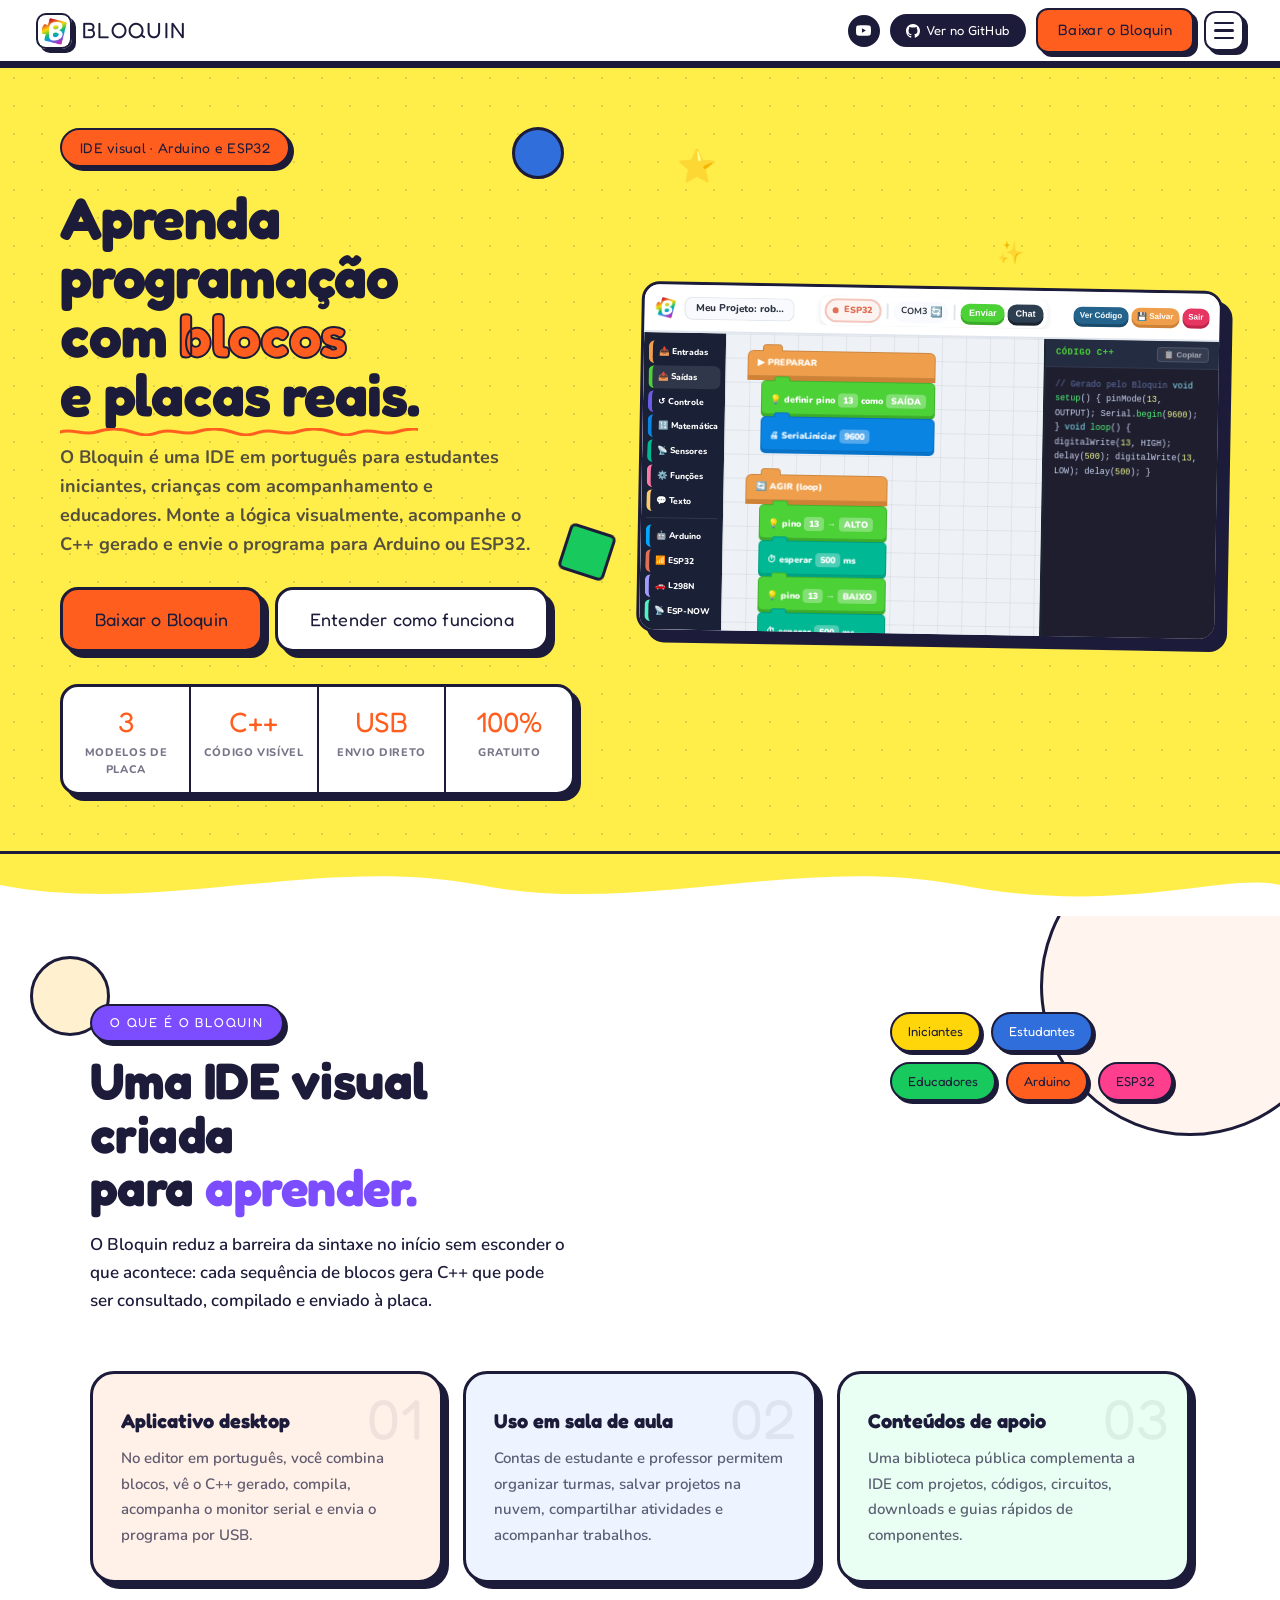
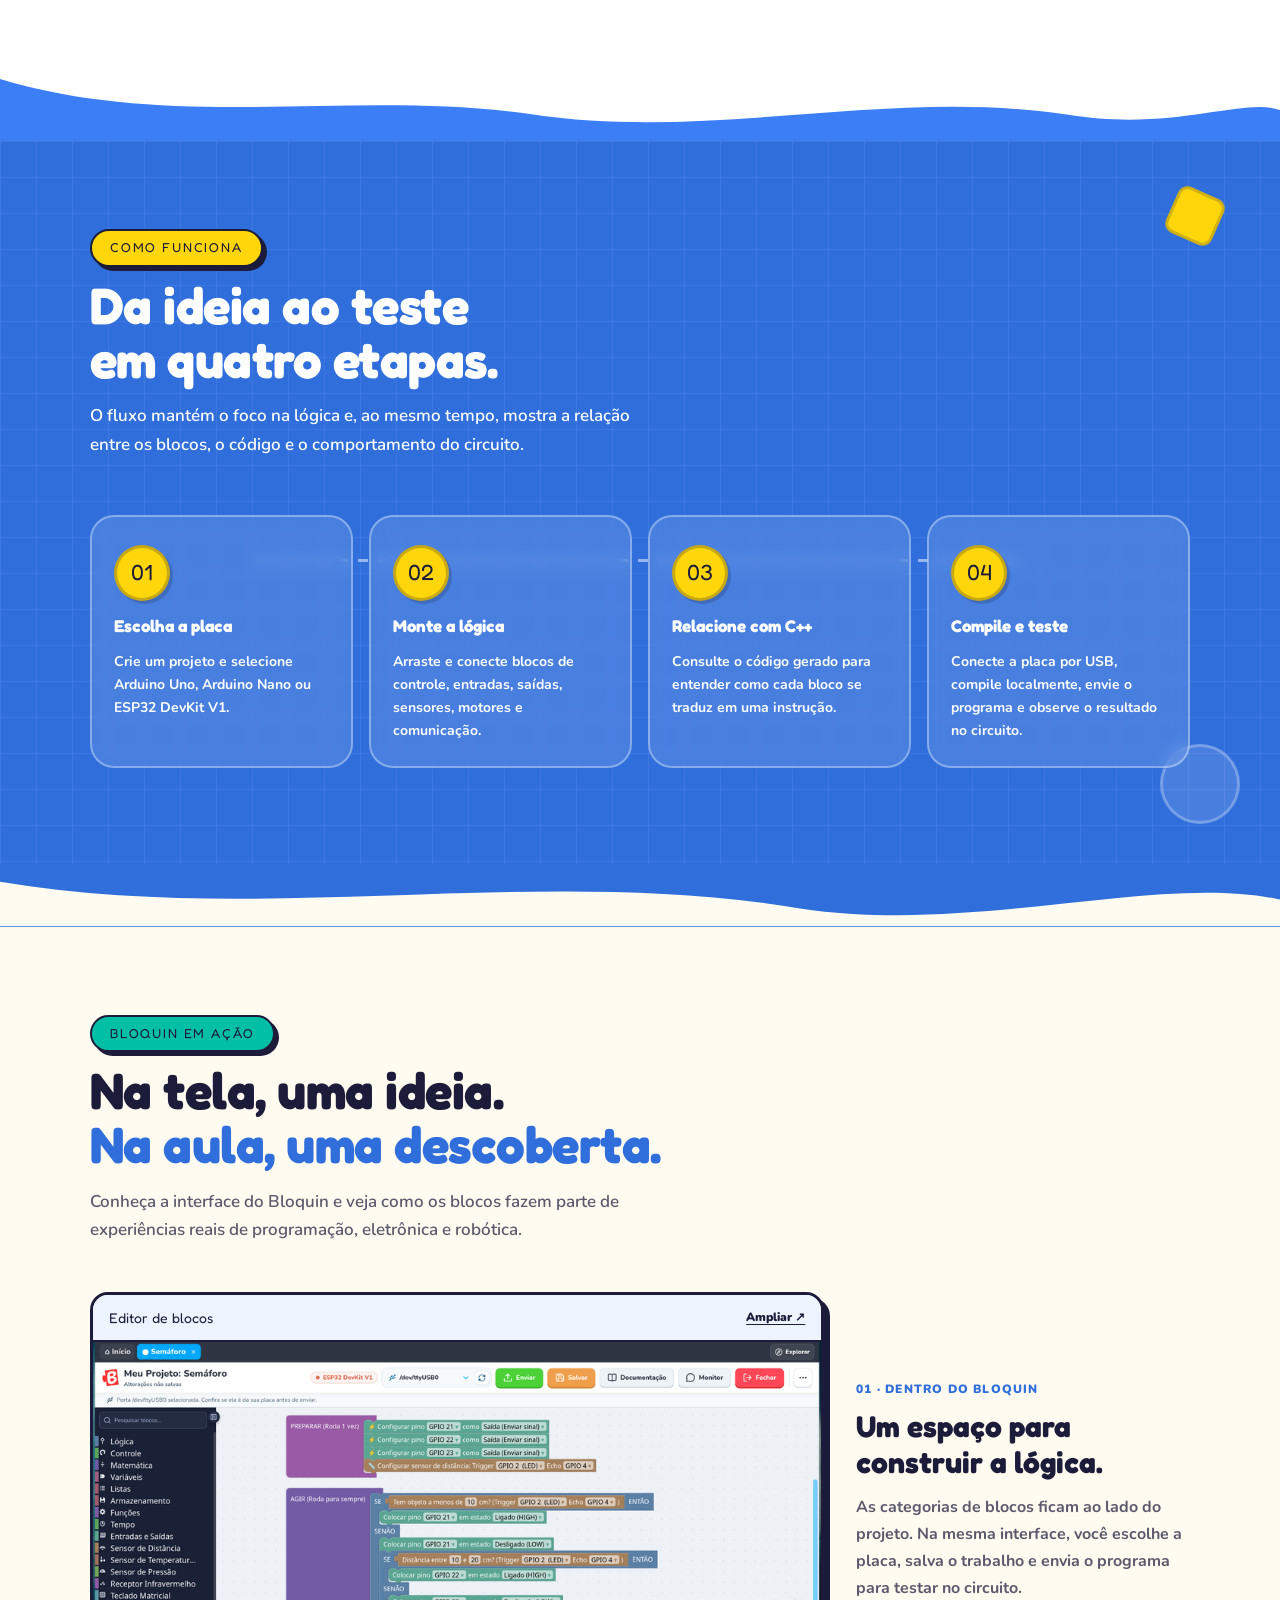
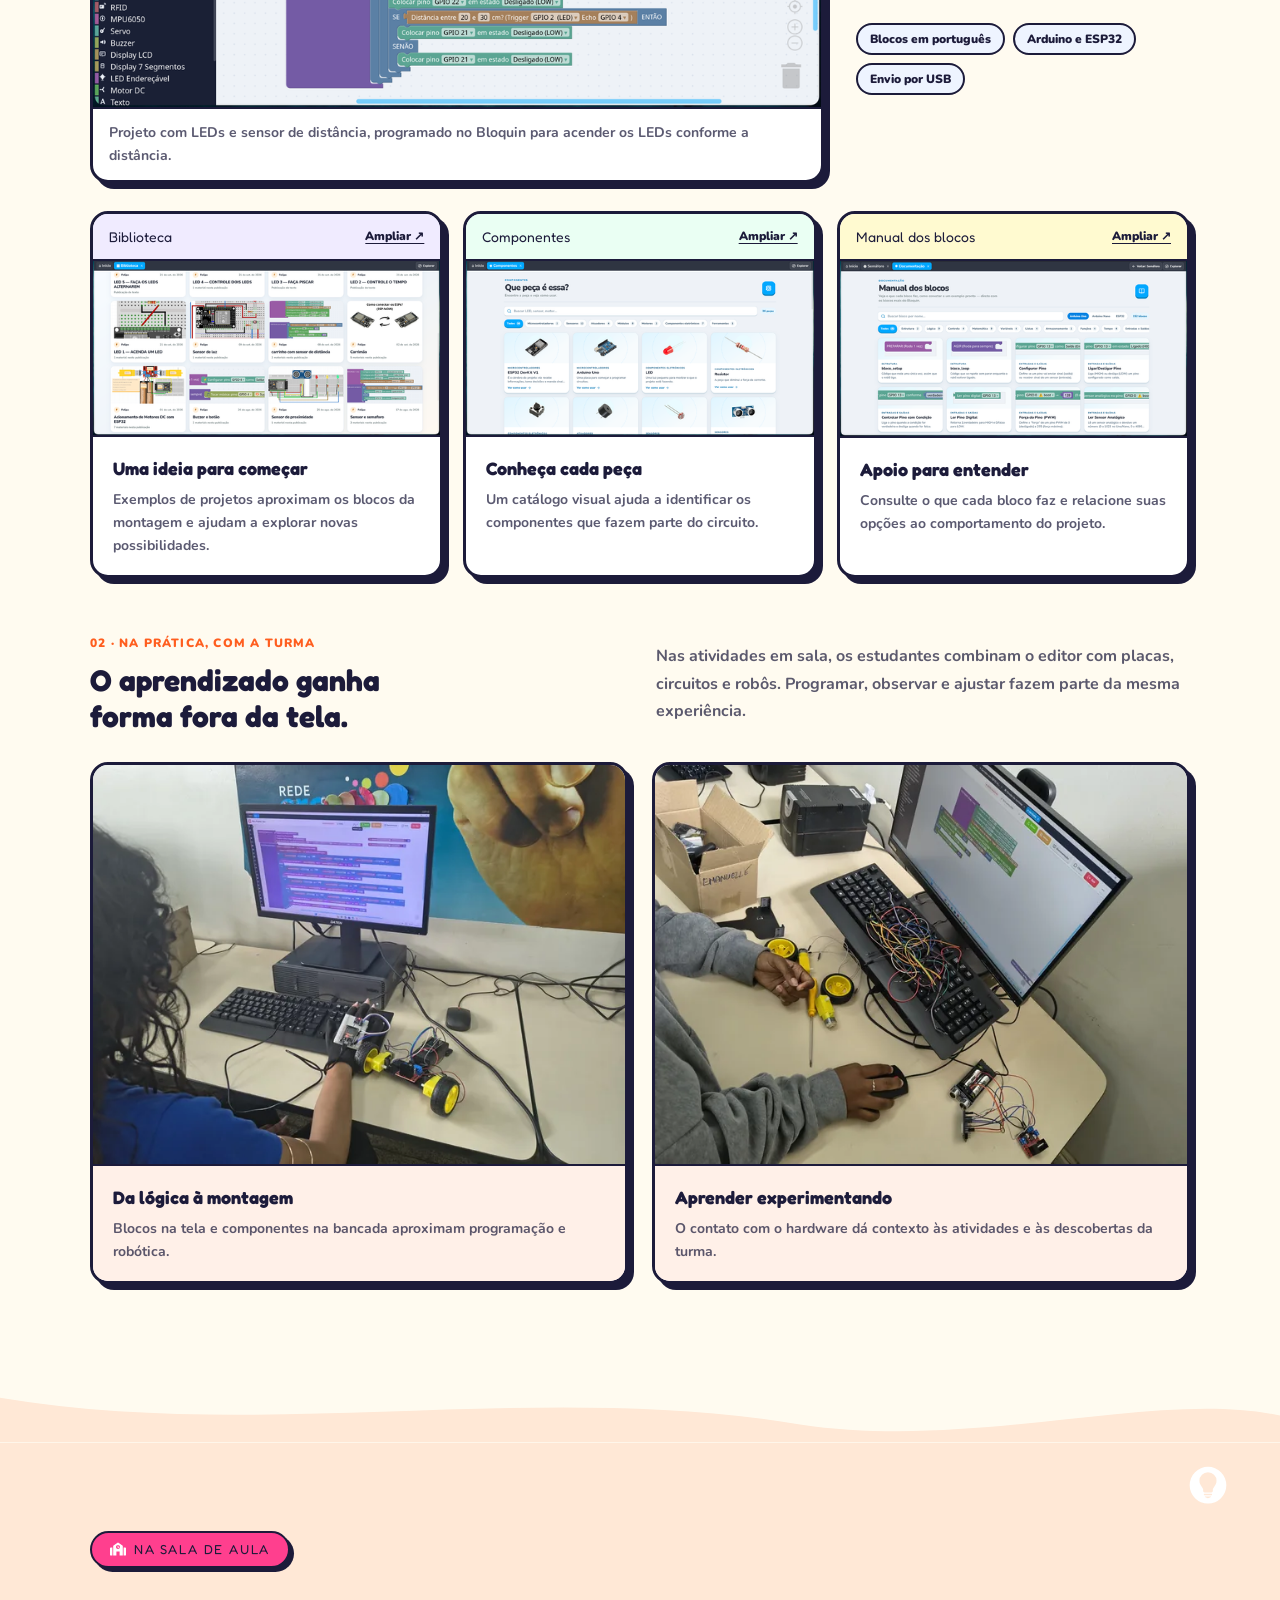
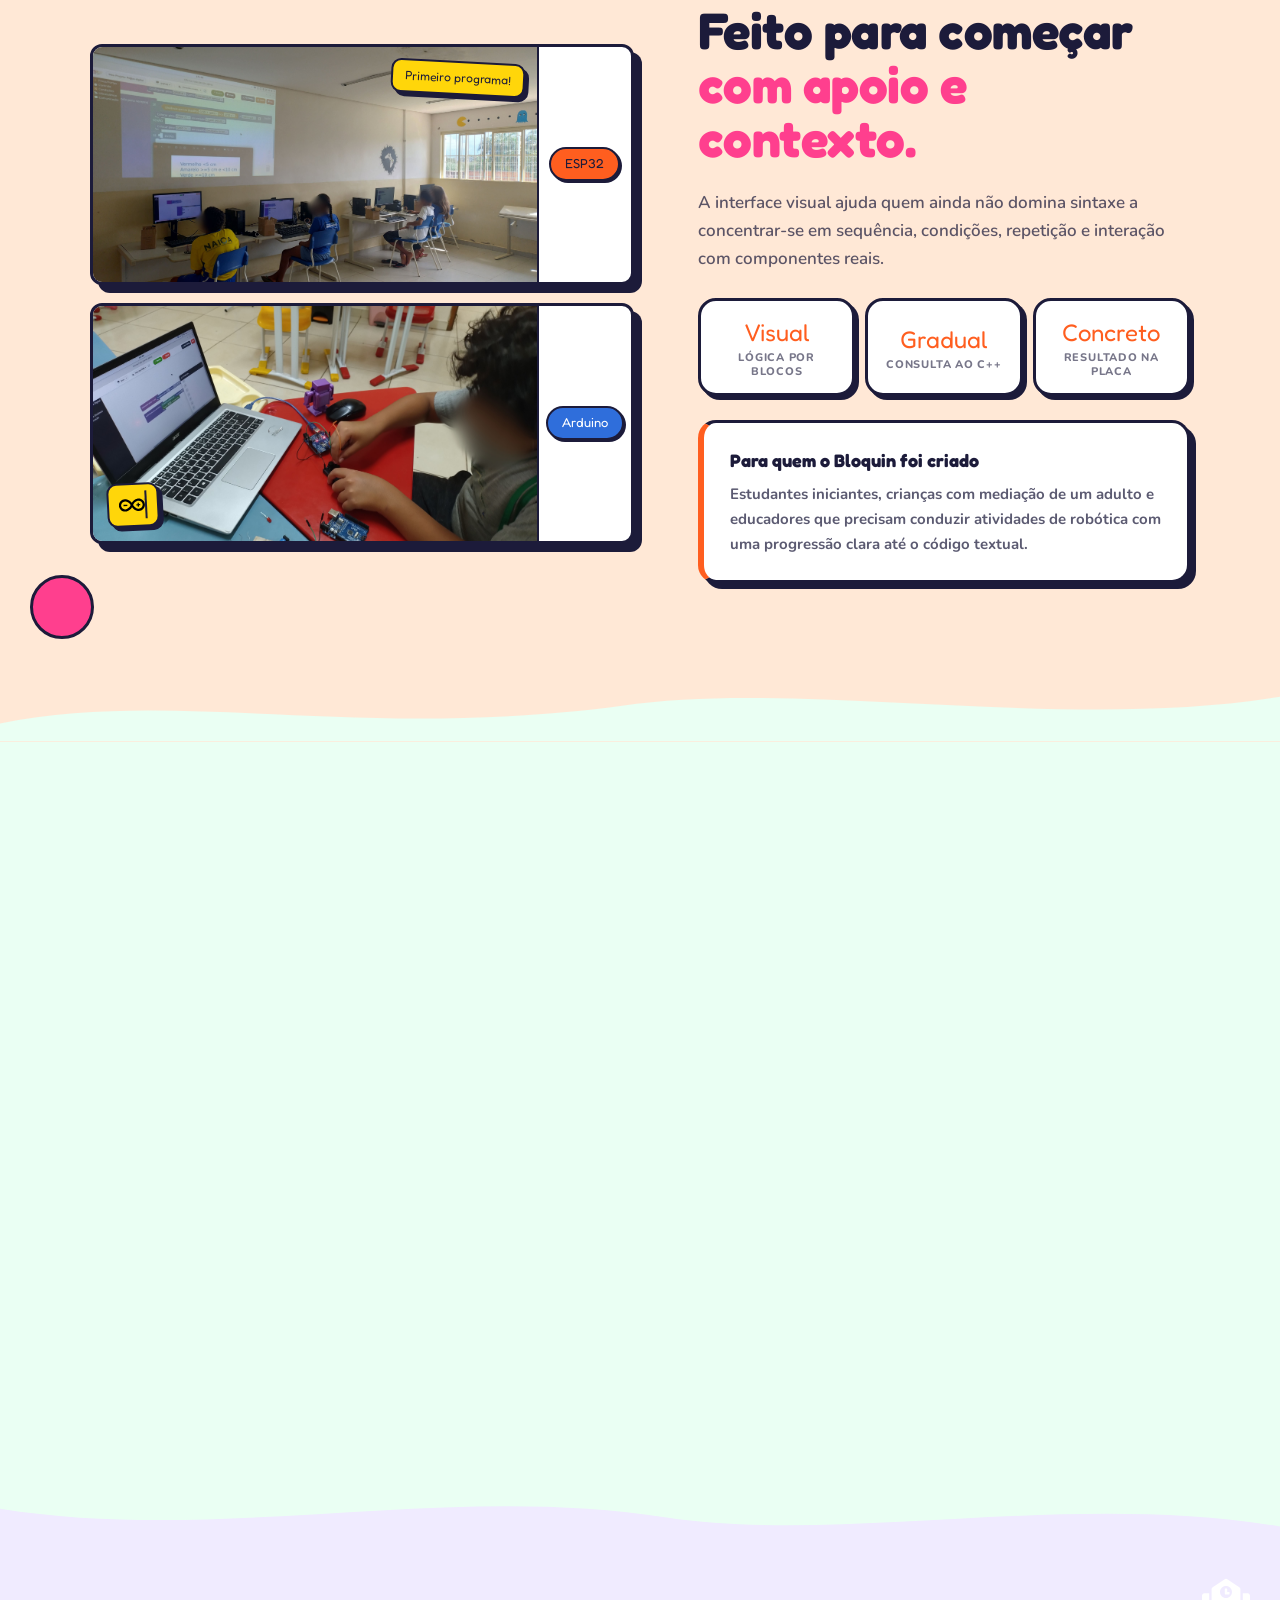
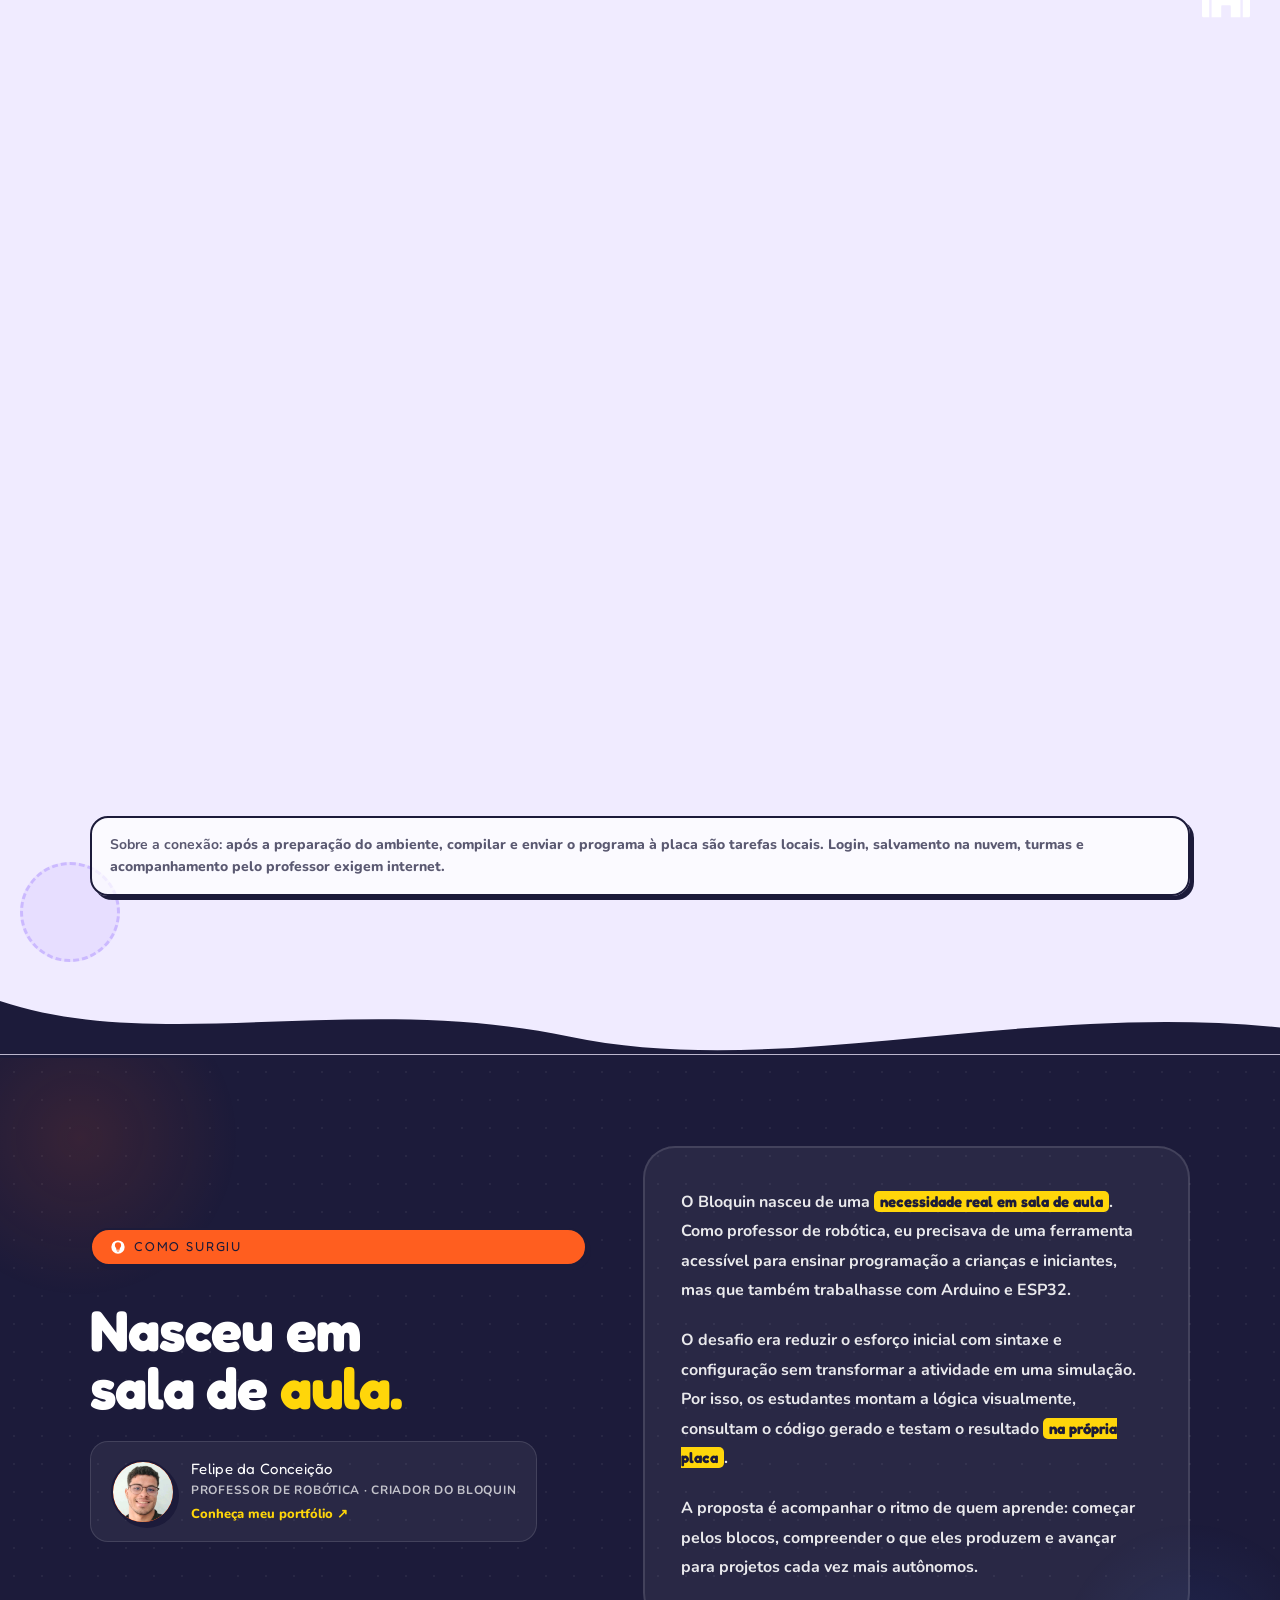
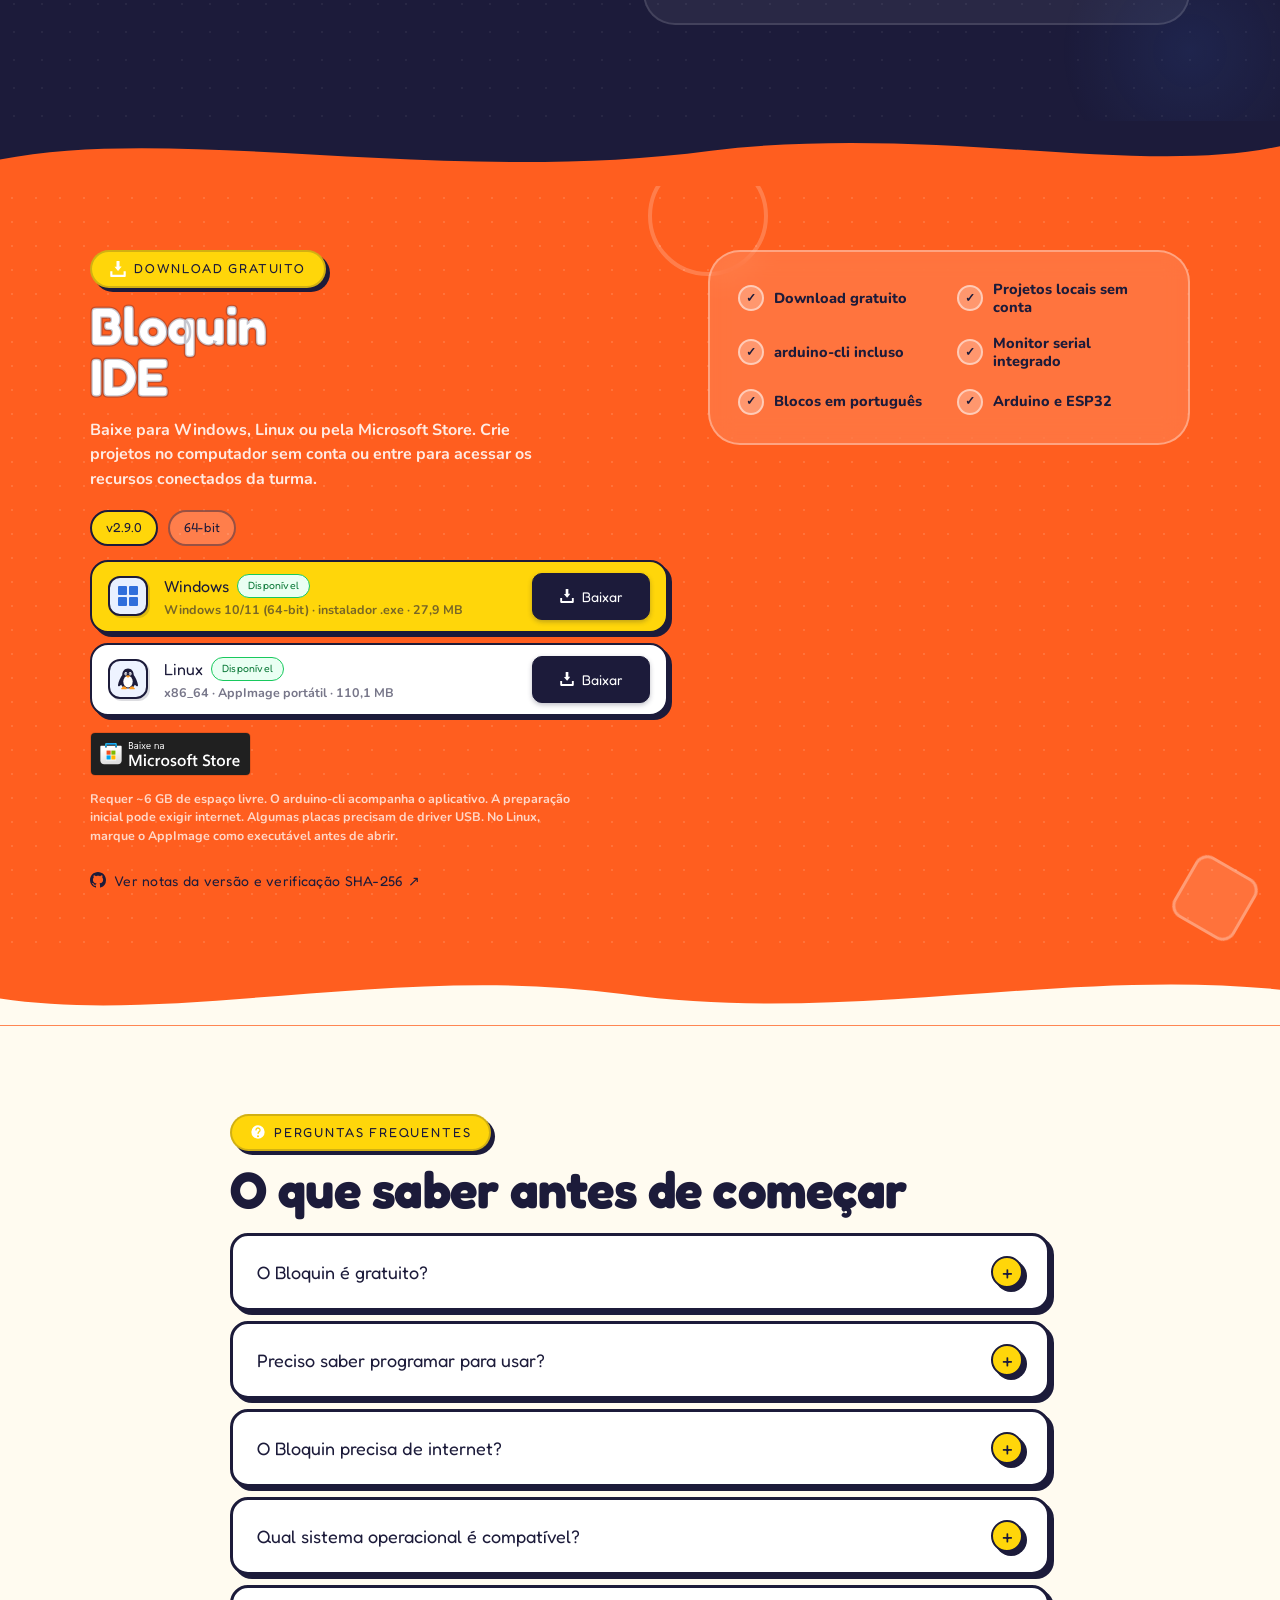
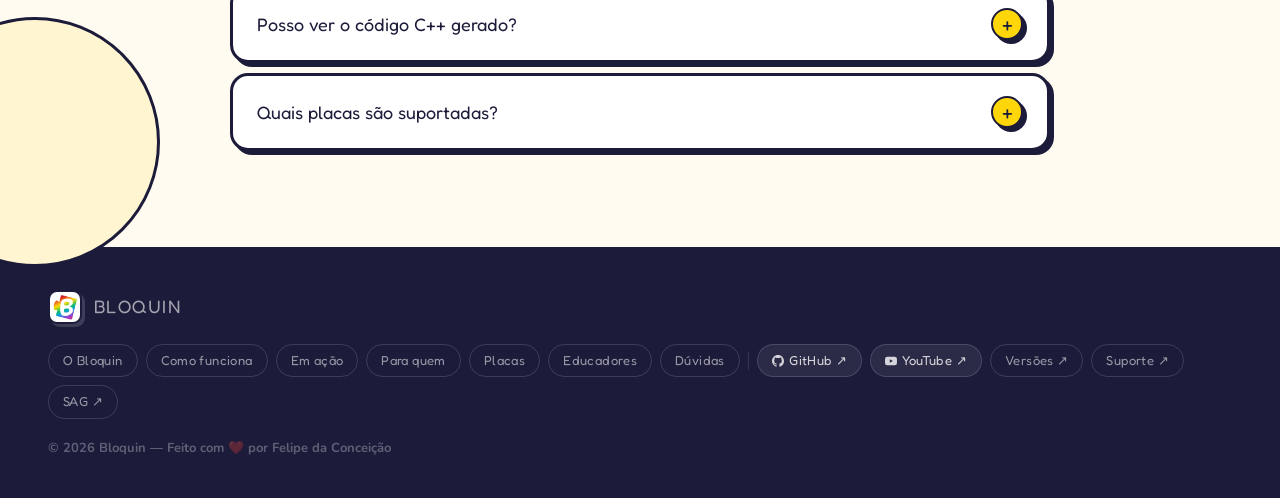
<file: index.html>
<!DOCTYPE html>
<html lang="pt-BR">
<head>
<meta charset="UTF-8">
<meta name="viewport" content="width=device-width, initial-scale=1.0">
<link rel="shortcut icon" href="public/favicon.png">
<title>Bloquin — IDE visual para Arduino e ESP32</title>
<meta name="description" content="IDE visual em português para aprender programação com Arduino e ESP32. Monte projetos com blocos, acompanhe o código C++ e envie o programa para a placa.">
<meta name="keywords" content="bloquin, arduino, esp32, programação em blocos, ide arduino para crianças, robótica educacional gratuita, programação visual esp32, scratch arduino, ide arduino em português, ensino de robótica">
<meta name="author" content="Felipe da Conceição Silva">
<meta name="robots" content="index, follow">
<meta name="theme-color" content="#FF5E1F">
<link rel="canonical" href="https://bloquin.online/">

<!-- Open Graph -->
<meta property="og:type" content="website">
<meta property="og:url" content="https://bloquin.online/">
<meta property="og:title" content="Bloquin — IDE visual para Arduino e ESP32">
<meta property="og:description" content="Uma IDE em português para aprender programação com blocos, entender o C++ gerado e testar projetos em placas reais.">
<meta property="og:image" content="https://bloquin.online/assets/Logo_Bloquin.png">
<meta property="og:image:width" content="2048">
<meta property="og:image:height" content="2048">
<meta property="og:image:alt" content="Bloquin IDE — Programação em blocos para Arduino e ESP32">
<meta property="og:locale" content="pt_BR">
<meta property="og:site_name" content="Bloquin IDE">

<!-- Twitter Card -->
<meta name="twitter:card" content="summary">
<meta name="twitter:title" content="Bloquin — IDE visual para Arduino e ESP32">
<meta name="twitter:description" content="Programe com blocos, acompanhe o C++ gerado e envie o projeto para Arduino ou ESP32.">
<meta name="twitter:image" content="https://bloquin.online/assets/Logo_Bloquin.png">
<meta name="twitter:image:alt" content="Bloquin IDE — Programação em blocos para Arduino e ESP32">

<!-- Schema: SoftwareApplication -->
<script type="application/ld+json">
{
  "@context": "https://schema.org",
  "@type": "SoftwareApplication",
  "name": "Bloquin IDE",
  "description": "IDE visual em português para aprender programação com blocos, acompanhar o código C++ gerado e enviar projetos para Arduino e ESP32.",
  "applicationCategory": "EducationalApplication",
  "operatingSystem": "Windows 10/11 (64-bit) e Linux x86_64",
  "inLanguage": "pt-BR",
  "isAccessibleForFree": true,
  "softwareVersion": "2.9.0",
  "downloadUrl": "https://github.com/FelipeSilva10/bloquin-releases/releases/latest",
  "screenshot": "https://bloquin.online/assets/Logo_Bloquin.png",
  "offers": {
    "@type": "Offer",
    "price": "0",
    "priceCurrency": "BRL"
  },
  "audience": {
    "@type": "EducationalAudience",
    "educationalRole": "student",
    "audienceType": "Estudantes iniciantes, crianças com acompanhamento e educadores"
  },
  "author": {
    "@type": "Person",
    "name": "Felipe da Conceição Silva",
    "jobTitle": "Professor de Robótica",
    "url": "https://github.com/FelipeSilva10"
  },
  "creator": {
    "@type": "Person",
    "name": "Felipe da Conceição Silva",
    "url": "https://github.com/FelipeSilva10",
    "sameAs": ["https://github.com/FelipeSilva10"]
  },
  "releaseNotes": "https://github.com/FelipeSilva10/bloquin-releases/releases",
  "discussionUrl": "https://github.com/FelipeSilva10/bloquin-releases/issues",
  "developmentStatus": "Active",
  "programmingLanguage": ["Rust", "TypeScript", "C++"]
}
</script>

<!-- Schema: FAQPage -->
<script type="application/ld+json">
{
  "@context": "https://schema.org",
  "@type": "FAQPage",
  "mainEntity": [
    {
      "@type": "Question",
      "name": "O Bloquin é realmente gratuito?",
      "acceptedAnswer": {
        "@type": "Answer",
        "text": "Sim. O Bloquin é distribuído gratuitamente para Windows, Linux e Microsoft Store."
      }
    },
    {
      "@type": "Question",
      "name": "Precisa saber programar para usar o Bloquin?",
      "acceptedAnswer": {
        "@type": "Answer",
        "text": "Não. Quem está começando pode construir a lógica com blocos e consultar o código C++ gerado à medida que aprende."
      }
    },
    {
      "@type": "Question",
      "name": "O Bloquin precisa de internet?",
      "acceptedAnswer": {
        "@type": "Answer",
        "text": "A preparação inicial pode exigir internet. Depois disso, a compilação e o envio para a placa são feitos localmente pelo aplicativo. Contas, projetos na nuvem e painel do professor precisam de internet."
      }
    },
    {
      "@type": "Question",
      "name": "Qual sistema operacional é compatível com o Bloquin?",
      "acceptedAnswer": {
        "@type": "Answer",
        "text": "O Bloquin está disponível para Windows 10 e Windows 11 (64 bits), com instalador .exe, pela Microsoft Store, e para Linux x86_64, no formato AppImage."
      }
    },
    {
      "@type": "Question",
      "name": "Posso ver o código C++ que os blocos geram?",
      "acceptedAnswer": {
        "@type": "Answer",
        "text": "Sim. O Bloquin mostra o código C++ correspondente aos blocos, ajudando a relacionar a programação visual à textual."
      }
    },
    {
      "@type": "Question",
      "name": "Quais placas são suportadas pelo Bloquin?",
      "acceptedAnswer": {
        "@type": "Answer",
        "text": "A versão atual oferece suporte a Arduino Uno, Arduino Nano e ESP32 DevKit V1."
      }
    }
  ]
}
</script>

<link rel="preconnect" href="https://fonts.googleapis.com">
<link rel="preconnect" href="https://fonts.gstatic.com" crossorigin>
<link href="https://fonts.googleapis.com/css2?family=Fredoka+One&family=Nunito:wght@400;600;700;800;900&family=Space+Mono:wght@700&display=swap" rel="stylesheet">

<style>
/* ═══════════════════════════════
   TOKENS
═══════════════════════════════ */
:root {
  --orange:   #FF5E1F;
  --yellow:   #FFD60A;
  --blue:     #2F6EDB;
  --green:    #18C95D;
  --purple:   #7C4DFF;
  --pink:     #FF3F8E;
  --teal:     #00BFA5;
  --dark:     #1C1B3A;
  --cream:    #FFFBF0;
  --white:    #FFFFFF;

  --hero-bg:      #FFED4A;
  --what-bg:      #FFFFFF;
  --how-bg:       #2F6EDB;
  --showcase-bg:  #FFFBF0;
  --students-bg:  #FFE8D6;
  --boards-bg:    #EAFFF3;
  --edu-bg:       #F0EBFF;
  --origin-bg:    #1C1B3A;
  --dl-bg:        #FF5E1F;
  --faq-bg:       #FFFBF0;
  --foot-bg:      #1C1B3A;

  --border:       3px solid var(--dark);
  --border-w:     2.5px solid var(--dark);
  --shadow-sm:    4px 4px 0 var(--dark);
  --shadow-md:    6px 6px 0 var(--dark);
  --shadow-lg:    8px 8px 0 var(--dark);
  --shadow-xl:    10px 10px 0 var(--dark);
  --r-sm: 12px;
  --r-md: 18px;
  --r-lg: 24px;
  --r-xl: 32px;

  /* Z-INDEX SYSTEM — keep content always above deco */
  --z-deco:    0;
  --z-content: 2;
  --z-card:    3;
  --z-nav:     300;
}

/* ═══════════════════════════════
   RESET + BASE
═══════════════════════════════ */
*, *::before, *::after { box-sizing: border-box; margin: 0; padding: 0; }
html { scroll-behavior: smooth; }
body {
  font-family: 'Nunito', sans-serif;
  background: var(--cream);
  color: var(--dark);
  min-height: 100vh;
  display: flex;
  flex-direction: column;
  overflow-x: hidden;
  line-height: 1.5;
}
img { display: block; max-width: 100%; }
a { text-decoration: none; color: inherit; }
section[id] { scroll-margin-top: 84px; }

.skip-link {
  position: fixed;
  top: 10px;
  left: 10px;
  z-index: calc(var(--z-nav) + 10);
  padding: 10px 14px;
  border: var(--border-w);
  border-radius: var(--r-sm);
  background: var(--dark);
  color: var(--white);
  font-weight: 900;
  transform: translateY(-160%);
  transition: transform 0.15s;
}
.skip-link:focus { transform: translateY(0); }

/* ── FOCO VISÍVEL — navegação por teclado ── */
:focus-visible {
  outline: 3px solid var(--orange);
  outline-offset: 3px;
  border-radius: 4px;
}
.btn:focus-visible,
.nav-pill:focus-visible,
.nav-dl:focus-visible {
  outline: 3px solid var(--dark);
  outline-offset: 3px;
}
.faq-q:focus-visible {
  outline: 3px solid var(--orange);
  outline-offset: -3px;
  border-radius: var(--r-md);
}

/* ═══════════════════════════════
   ANIMATIONS
═══════════════════════════════ */
@keyframes float-a  { 0%,100%{transform:translateY(0) rotate(0deg)} 50%{transform:translateY(-14px) rotate(4deg)} }
@keyframes float-b  { 0%,100%{transform:translateY(0) rotate(0deg)} 50%{transform:translateY(-10px) rotate(-5deg)} }
@keyframes float-c  { 0%,100%{transform:translateY(0) rotate(12deg)} 50%{transform:translateY(-18px) rotate(18deg)} }
@keyframes spin-lazy{ 0%{transform:rotate(0deg)} 100%{transform:rotate(360deg)} }
@keyframes bounce-in{ 0%{transform:scale(0.5) rotate(-15deg);opacity:0} 70%{transform:scale(1.08) rotate(3deg)} 100%{transform:scale(1) rotate(0deg);opacity:1} }
@keyframes wiggle    { 0%,100%{transform:rotate(-6deg)} 50%{transform:rotate(6deg)} }
@keyframes pulse-ring{ 0%{box-shadow:0 0 0 0 rgba(255,94,31,0.4)} 70%{box-shadow:0 0 0 16px rgba(255,94,31,0)} 100%{box-shadow:0 0 0 0 rgba(255,94,31,0)} }

/* ═══════════════════════════════
   DECO — always behind content
═══════════════════════════════ */
.deco {
  position: absolute;
  pointer-events: none;
  user-select: none;
  z-index: var(--z-deco); /* stays beneath all content */
}
.deco-circle { animation: float-b 6s ease-in-out infinite; border-radius: 50%; will-change: transform; }
.deco-square { animation: float-c 7s ease-in-out infinite; border-radius: 6px; will-change: transform; }

/* ═══════════════════════════════
   SHARED COMPONENTS
═══════════════════════════════ */
.sticker {
  display: inline-flex; align-items: center; gap: 7px;
  padding: 7px 18px;
  border: var(--border-w);
  border-radius: 100px;
  font-family: 'Fredoka One', cursive;
  font-size: 14px;
  box-shadow: var(--shadow-sm);
  letter-spacing: 0.02em;
  position: relative; z-index: var(--z-content);
}

.btn {
  display: inline-flex; align-items: center; gap: 10px;
  padding: 16px 32px;
  border: var(--border);
  border-radius: var(--r-md);
  font-family: 'Fredoka One', cursive;
  font-size: 18px;
  box-shadow: var(--shadow-md);
  transition: transform 0.1s, box-shadow 0.1s;
  cursor: pointer;
  white-space: nowrap;
  letter-spacing: 0.01em;
  position: relative; z-index: var(--z-content);
}
.btn:hover  { transform: translate(-2px,-2px); box-shadow: var(--shadow-lg); }
.btn:active { transform: translate(4px, 4px);  box-shadow: 2px 2px 0 var(--dark); }
.btn-orange { background: var(--orange); color: var(--dark); }
.btn-white  { background: var(--white);  color: var(--dark); }

.sec-eye {
  display: inline-flex; align-items: center; gap: 8px;
  font-family: 'Fredoka One', cursive;
  font-size: 13px; letter-spacing: 0.14em;
  text-transform: uppercase;
  margin-bottom: 12px;
  position: relative; z-index: var(--z-content);
}
.sec-title {
  font-family: 'Fredoka One', cursive;
  font-size: clamp(32px, 4vw, 52px);
  line-height: 1.05;
  letter-spacing: -0.01em;
  margin-bottom: 16px;
  position: relative; z-index: var(--z-content);
}
.sec-sub {
  font-size: 17px; font-weight: 600;
  line-height: 1.65;
  max-width: 540px;
  position: relative; z-index: var(--z-content);
}

.wave-wrap { line-height: 0; display: block; }

.reveal { opacity: 0; transform: translateY(30px); transition: opacity 0.6s ease, transform 0.6s cubic-bezier(.16,1,.3,1); }
.reveal.in { opacity: 1; transform: none; }
.reveal-d1 { transition-delay: 0.08s; }
.reveal-d2 { transition-delay: 0.16s; }
.reveal-d3 { transition-delay: 0.24s; }
.reveal-d4 { transition-delay: 0.32s; }

/* ═══════════════════════════════
   NAV
═══════════════════════════════ */
nav {
  position: sticky; top: 0; z-index: var(--z-nav);
  background: var(--white);
  border-bottom: var(--border);
  box-shadow: 0 4px 0 var(--dark);
  padding: 0 36px;
  height: 64px;
  display: flex; align-items: center; justify-content: space-between;
  gap: 20px;
}
.nav-brand {
  display: flex; align-items: center; gap: 10px;
  flex-shrink: 0;
}
.nav-logo-wrap {
  width: 36px; height: 36px;
  border: var(--border-w);
  border-radius: 10px;
  overflow: hidden;
  display: flex; align-items: center; justify-content: center;
  box-shadow: var(--shadow-sm);
  flex-shrink: 0;
}
.nav-logo-wrap img { width: 28px; height: 28px; object-fit: contain; }
.nav-wordmark {
  font-family: 'Fredoka One', cursive;
  font-size: 22px; color: var(--dark);
  letter-spacing: 0.06em;
}
.nav-links {
  display: flex; align-items: center; gap: 6px;
}
.nav-pill {
  font-family: 'Fredoka One', cursive;
  font-size: 13px;
  padding: 5px 14px;
  border: var(--border-w);
  border-radius: 100px;
  background: transparent;
  color: var(--dark);
  transition: background 0.15s, transform 0.12s, outline 0.1s;
  letter-spacing: 0.02em;
}
.nav-pill:hover,
.nav-pill[aria-current="true"] { transform: translateY(-1px); box-shadow: 2px 2px 0 var(--dark); }
.nav-pill.p-blue   { background: #EEF4FF; }
.nav-pill.p-green  { background: #EAFFF3; }
.nav-pill.p-purple { background: #F0EBFF; }
.nav-pill.p-orange { background: #FFF0E8; }
.nav-pill.p-yellow { background: #FFFAD0; }
.nav-pill.p-teal   { background: #E8FFFB; }
.nav-right { display: flex; align-items: center; gap: 10px; }
.nav-github {
  font-family: 'Fredoka One', cursive;
  font-size: 13px;
  padding: 5px 14px;
  border: var(--border-w);
  border-radius: 100px;
  background: var(--dark);
  color: #fff;
  transition: background 0.15s, transform 0.12s;
  letter-spacing: 0.02em;
  display: inline-flex; align-items: center; gap: 6px;
}
.nav-github:hover { background: #2c2b52; transform: scale(1.06); }
.nav-github svg { width: 14px; height: 14px; fill: currentColor; flex-shrink: 0; }
.nav-youtube {
  display: inline-flex; align-items: center; justify-content: center;
  width: 32px; height: 32px; flex-shrink: 0;
  border: var(--border-w);
  border-radius: 100px;
  background: var(--dark);
  color: #fff;
  transition: background 0.15s, transform 0.12s;
}
.nav-youtube:hover { background: #2c2b52; transform: scale(1.06); }
.nav-youtube svg { width: 15px; height: 15px; fill: currentColor; }
.nav-dl {
  font-family: 'Fredoka One', cursive;
  font-size: 15px;
  padding: 9px 20px;
  background: var(--orange);
  color: var(--dark);
  border: var(--border-w);
  border-radius: var(--r-sm);
  box-shadow: var(--shadow-sm);
  transition: transform 0.1s, box-shadow 0.1s;
  letter-spacing: 0.02em;
}
.nav-dl:hover  { transform: translate(-1px,-1px); box-shadow: var(--shadow-md); }
.nav-dl:active { transform: translate(3px,3px); box-shadow: none; }

/* ── HAMBURGER ── */
.nav-hamburger {
  display: none;
  flex-direction: column; justify-content: center; align-items: center; gap: 5px;
  width: 40px; height: 40px;
  background: var(--white); border: var(--border-w);
  border-radius: var(--r-sm); box-shadow: var(--shadow-sm);
  cursor: pointer; padding: 8px; flex-shrink: 0;
  transition: box-shadow 0.1s, transform 0.1s;
}
.nav-hamburger:hover { transform: translate(-1px,-1px); box-shadow: var(--shadow-md); }
.nav-hamburger:active { transform: translate(2px,2px); box-shadow: none; }
.nav-hamburger span {
  display: block; width: 20px; height: 2.5px;
  background: var(--dark); border-radius: 2px;
  transition: transform 0.25s ease, opacity 0.2s ease;
  transform-origin: center;
}
/* Estado aberto — X */
.nav-hamburger[aria-expanded="true"] span:nth-child(1) { transform: translateY(7.5px) rotate(45deg); }
.nav-hamburger[aria-expanded="true"] span:nth-child(2) { opacity: 0; transform: scaleX(0); }
.nav-hamburger[aria-expanded="true"] span:nth-child(3) { transform: translateY(-7.5px) rotate(-45deg); }

/* ── MENU MOBILE ── */
.nav-mobile {
  display: none;
  position: fixed; inset: 64px 0 0 0;
  background: var(--white); border-top: var(--border);
  z-index: calc(var(--z-nav) - 1);
  padding: 24px 20px;
  flex-direction: column; gap: 10px;
  overflow-y: auto;
  box-shadow: 0 8px 0 rgba(28,27,58,0.08);
}
.nav-mobile.open { display: flex; }
.nav-mobile-pill {
  font-family: 'Fredoka One', cursive;
  font-size: 20px; color: var(--dark);
  padding: 14px 20px;
  border: var(--border-w); border-radius: var(--r-md);
  background: transparent; display: block; width: 100%;
  text-align: left; cursor: pointer; text-decoration: none;
  transition: background 0.12s, transform 0.1s;
}
.nav-mobile-pill.p-purple { background: #F0EBFF; }
.nav-mobile-pill.p-blue   { background: #EEF4FF; }
.nav-mobile-pill.p-orange { background: #FFF0E8; }
.nav-mobile-pill.p-green  { background: #EAFFF3; }
.nav-mobile-pill.p-yellow { background: #FFFAD0; }
.nav-mobile-pill.p-teal   { background: #E8FFFB; }
.nav-mobile-pill:hover { transform: translate(-2px,-2px); box-shadow: var(--shadow-sm); }
.nav-mobile-dl {
  margin-top: 8px; padding: 16px 20px;
  background: var(--orange); color: var(--dark);
  border: var(--border); border-radius: var(--r-md);
  font-family: 'Fredoka One', cursive; font-size: 20px;
  text-align: center; box-shadow: var(--shadow-md); display: block;
  text-decoration: none;
  transition: transform 0.1s, box-shadow 0.1s;
}
.nav-mobile-dl:hover { transform: translate(-2px,-2px); box-shadow: var(--shadow-lg); }

/* ═══════════════════════════════
   HERO
═══════════════════════════════ */
#hero {
  background: var(--hero-bg);
  border-bottom: var(--border);
  padding: 64px 48px 56px;
  position: relative;
  overflow: hidden;
  min-height: 640px;
}
#hero::before {
  content: '';
  position: absolute; inset: 0;
  background-image: radial-gradient(circle, rgba(28,27,58,0.14) 1.5px, transparent 1.5px);
  background-size: 28px 28px;
  pointer-events: none;
  z-index: var(--z-deco);
}
.hero-grid {
  max-width: 1160px;
  margin: 0 auto;
  display: grid;
  grid-template-columns: minmax(0, 0.94fr) minmax(480px, 1.06fr);
  gap: clamp(36px, 5vw, 72px);
  align-items: center;
  position: relative; z-index: var(--z-content);
}
.hero-left { min-width: 0; }
.hero-eyebrow {
  background: var(--orange); color: var(--dark);
  border: var(--border-w); box-shadow: var(--shadow-sm);
  margin-bottom: 22px;
  animation: bounce-in 0.7s ease both;
}
.hero-h1 {
  font-family: 'Fredoka One', cursive;
  font-size: clamp(46px, 4.6vw, 68px);
  line-height: 1.0; letter-spacing: -0.02em;
  color: var(--dark);
  margin-bottom: 18px;
  animation: bounce-in 0.8s 0.1s ease both;
}
.hero-h1 em {
  font-style: normal; color: var(--orange);
  -webkit-text-stroke: 2px var(--dark);
}
.hero-h1 .underline-squiggle { display: inline; position: relative; }
.hero-h1 .underline-squiggle::after {
  content: '';
  position: absolute;
  bottom: -6px; left: 0; right: 0; height: 8px;
  background-image: url("data:image/svg+xml,%3Csvg viewBox='0 0 100 8' xmlns='http://www.w3.org/2000/svg'%3E%3Cpath d='M0 4 C12 0, 24 8, 36 4 S60 0, 72 4 S88 8, 100 4' stroke='%23FF5E1F' stroke-width='3' fill='none' stroke-linecap='round'/%3E%3C/svg%3E");
  background-repeat: repeat-x; background-size: 100px 8px;
}
.hero-sub {
  font-size: 18px; font-weight: 700;
  color: rgba(28,27,58,0.75);
  max-width: 470px; line-height: 1.62;
  margin-bottom: 28px;
  animation: bounce-in 0.8s 0.2s ease both;
}
.hero-btns {
  display: flex; gap: 12px; flex-wrap: wrap;
  margin-bottom: 32px;
  animation: bounce-in 0.8s 0.3s ease both;
}
.hero-stats {
  display: flex; gap: 0;
  border: var(--border); border-radius: var(--r-md);
  background: var(--white); overflow: hidden;
  box-shadow: var(--shadow-md);
  animation: bounce-in 0.8s 0.4s ease both;
}
.hero-stat {
  flex: 1; min-width: 0; padding: 14px 12px;
  border-right: var(--border-w);
  display: flex; flex-direction: column; align-items: center; gap: 2px;
}
.hero-stat:last-child { border-right: none; }
.hs-val { font-family: 'Fredoka One', cursive; font-size: 28px; color: var(--orange); }
.hs-key { font-size: 11px; font-weight: 800; text-align: center; color: rgba(28,27,58,0.6); text-transform: uppercase; letter-spacing: 0.06em; }

/* ═══════════════════════════════
   REAL BLOQUIN IDE PREVIEW
   Fiel ao App.css real do app
═══════════════════════════════ */
/* hero-right: contém o IDE preview */
.hero-right {
  position: relative;
  display: flex; align-items: center; justify-content: center;
  padding-bottom: 0; min-width: 0;
  animation: bounce-in 0.9s 0.15s ease both;
  z-index: var(--z-content);
}
.block-ide {
  background: #eef2f7;
  border: var(--border);
  border-radius: var(--r-md);
  box-shadow: var(--shadow-xl);
  width: 100%; max-width: 620px;
  overflow: hidden;
  transform: rotate(1deg);
  position: relative; z-index: var(--z-card);
  display: flex; flex-direction: column;
  min-width: 0; /* prevents flex overflow */
}
/* Topbar — idêntica ao .topbar real */
.ide-topbar {
  min-height: 48px; background: #ffffff;
  display: flex; align-items: center; justify-content: space-between;
  padding: 6px 10px; border-bottom: 2px solid #e0e6ed; gap: 6px;
  box-shadow: 0 4px 15px rgba(0,0,0,0.04);
  flex-shrink: 0; overflow: hidden;
}
.ide-tb-left {
  display: flex; align-items: center; gap: 8px;
  flex: 0 0 auto; /* não expande — só ocupa o necessário */
  min-width: 0; overflow: hidden;
}
.ide-logo-wrap { display: flex; align-items: center; flex-shrink: 0; }
.ide-project-badge {
  background: #f8fafd; border: 1.5px solid #e0e6ed;
  border-radius: 8px; padding: 3px 10px;
  font-size: 10px; font-weight: 800; color: #2f3542;
  white-space: nowrap; overflow: hidden; text-overflow: ellipsis;
  max-width: 110px; flex-shrink: 1;
}
.ide-tb-center {
  display: flex; justify-content: center; align-items: center;
  flex: 1 1 auto; min-width: 0; overflow: hidden;
}
.ide-hw-controls {
  display: flex; align-items: center; background: #fff;
  padding: 3px 4px; gap: 3px; border-radius: 10px;
  box-shadow: 0 2px 6px rgba(0,0,0,0.1);
  flex-wrap: nowrap; overflow: hidden;
}
.ide-board-badge {
  display: flex; align-items: center; gap: 5px;
  border-radius: 100px; padding: 3px 8px 3px 6px;
  font-weight: 900; font-size: 9px; flex-shrink: 0;
}
.ide-board-dot { width: 6px; height: 6px; border-radius: 50%; flex-shrink: 0; display: inline-block; }
.ide-ctrl-div { width: 2px; height: 16px; background: #e0e6ed; margin: 0 2px; border-radius: 2px; flex-shrink: 0; }
.ide-ctrl-group {
  display: flex; align-items: center; gap: 3px;
  background: #f8fafd; border-radius: 70px; padding: 3px 7px;
  font-size: 10px; font-weight: 700; color: #2f3542; flex-shrink: 0;
}
.ide-port-label { font-size: 9px; font-weight: 700; }
.ide-refresh { font-size: 10px; cursor: pointer; }
.ide-btn-send, .ide-btn-chat, .ide-btn-code, .ide-btn-save, .ide-btn-exit {
  border: none; border-radius: 100px; padding: 4px 8px;
  font-size: 9px; font-weight: 800; cursor: default; color: white;
  box-shadow: 0 3px 0 rgba(0,0,0,0.2); flex-shrink: 0; white-space: nowrap;
}
.ide-btn-send  { background: #4cd137; box-shadow: 0 3px 0 #3bac29; }
.ide-btn-chat  { background: #2c3e50; box-shadow: 0 3px 0 #1a252f; }
.ide-tb-right  {
  display: flex; align-items: center; gap: 3px;
  flex: 0 0 auto; /* não expande — fica à direita */
  flex-shrink: 0;
}
.ide-btn-code  { background: #23638c; box-shadow: 0 3px 0 #1a4b6b; font-size: 8px; padding: 4px 6px; }
.ide-btn-save  { background: #ef9f4b; box-shadow: 0 3px 0 #cf8235; font-size: 8px; padding: 4px 6px; }
.ide-btn-exit  { background: #e73561; box-shadow: 0 3px 0 #bf254c; font-size: 8px; padding: 4px 6px; }
/* Workspace: toolbox + canvas (horizontal split) */
.ide-workspace { display: flex; flex: 1; overflow: hidden; height: 330px; }
/* Toolbox — dark sidebar real */
.ide-toolbox {
  width: 82px; flex-shrink: 0;
  background: #1a2035; padding: 8px 5px;
  display: flex; flex-direction: column; gap: 2px;
  overflow: hidden;
}
.ide-toolbox-cat {
  font-family: 'Nunito', sans-serif; font-weight: 800;
  font-size: 8.5px; color: #ffffff;
  padding: 5px 6px; border-radius: 6px;
  cursor: pointer; white-space: nowrap;
  transition: background 0.12s;
}
.ide-toolbox-cat:hover, .ide-toolbox-cat.active { background: rgba(255,255,255,0.1); }
.ide-toolbox-divider { height: 1px; background: rgba(255,255,255,0.1); margin: 4px 0; }
/* Canvas — grid background like real workspace */
.ide-canvas-real {
  flex: 1; position: relative; overflow: hidden; min-width: 0;
  background: #eef2f7;
  background-image:
    linear-gradient(rgba(47,53,66,0.07) 1px, transparent 1px),
    linear-gradient(90deg, rgba(47,53,66,0.07) 1px, transparent 1px);
  background-size: 24px 24px;
}
/* Real Blockly blocks */
.ide-root-block {
  position: absolute;
  display: flex; flex-direction: column;
  left: var(--blk-x, 16px); top: var(--blk-y, 16px);
  min-width: 0;
}
.ide-blk-header {
  background: var(--blk-color, #ef9f4b);
  border: 1.5px solid rgba(0,0,0,0.15);
  border-radius: 6px 6px 0 0;
  padding: 5px 9px; display: flex; align-items: center; gap: 5px;
  box-shadow: 0 4px 0 var(--blk-shadow, #cf8235);
  position: relative;
}
.ide-blk-hat {
  display: block; position: absolute;
  top: -7px; left: 14px; width: 20px; height: 7px;
  background: var(--blk-color, #ef9f4b);
  border: 1.5px solid rgba(0,0,0,0.15); border-bottom: none;
  border-radius: 4px 4px 0 0;
}
.ide-blk-label {
  font-family: 'Nunito', sans-serif; font-weight: 900;
  font-size: 9px; color: white; white-space: nowrap;
}
.ide-val {
  background: rgba(255,255,255,0.3); border-radius: 4px;
  padding: 1px 5px; font-weight: 900;
}
.ide-blk-body { display: flex; flex-direction: column; gap: 2px; padding: 4px 0 4px 14px; }
.ide-blk-child {
  background: var(--blk-color, #4cd137);
  border: 1.5px solid rgba(0,0,0,0.15);
  border-radius: 5px; padding: 4px 8px;
  box-shadow: 0 3px 0 var(--blk-shadow, #3bac29);
  position: relative;
}
.ide-blk-child::before {
  content: ''; position: absolute;
  top: -5px; left: 12px; width: 16px; height: 5px;
  background: var(--blk-color); border: 1.5px solid rgba(0,0,0,0.15);
  border-bottom: none; border-radius: 3px 3px 0 0;
}
/* Code panel — direita, dark */
.ide-code-panel {
  width: 175px; flex-shrink: 0;
  background: #2f3542; border-left: 2px solid #1a252f;
  display: flex; flex-direction: column; overflow: hidden;
}
.ide-code-header {
  background: #242c42; padding: 6px 10px;
  display: flex; align-items: center; justify-content: space-between;
  border-bottom: 1px solid rgba(255,255,255,0.06);
}
.ide-code-label {
  font-family: 'JetBrains Mono', monospace;
  font-size: 9px; font-weight: 700; color: #4cd137;
  text-transform: uppercase; letter-spacing: 0.05em;
}
.ide-code-copy {
  background: rgba(255,255,255,0.08); border: 1px solid rgba(255,255,255,0.12);
  border-radius: 4px; color: rgba(255,255,255,0.6);
  font-size: 8px; font-weight: 700; cursor: default; padding: 2px 6px;
  box-shadow: none;
}
.ide-code-pre {
  flex: 1; padding: 10px; overflow: hidden;
  font-family: 'JetBrains Mono', 'Courier New', monospace;
  font-size: 8.5px; line-height: 1.7; color: #cdd6f4;
  background: #1e1e2e;
}


/* Hero deco — all z-index: 0 */
.hero-star-1 { top: 10%; right: 44%; font-size: 32px; animation: float-a 4s ease-in-out infinite; }
.hero-star-2 { top: 22%; right: 20%; font-size: 22px; animation: float-b 5s 1s ease-in-out infinite; }
.hero-star-3 { bottom: 30%; left: 52%; font-size: 20px; animation: float-c 6s 0.5s ease-in-out infinite; }
.hero-dot-1 {
  width: 52px; height: 52px; background: var(--blue);
  border: var(--border); top: 8%; left: 40%;
  animation: float-b 5s ease-in-out infinite;
}
.hero-dot-2 {
  width: 36px; height: 36px; background: var(--pink);
  border: var(--border); bottom: 38%; right: 12%;
  animation: float-a 6s 2s ease-in-out infinite;
}
.hero-sq-1 {
  width: 48px; height: 48px; background: var(--green);
  border: var(--border); transform: rotate(18deg);
  bottom: 35%; left: 44%;
  animation: float-c 7s ease-in-out infinite;
}

/* ═══════════════════════════════
   WHAT
═══════════════════════════════ */
#what {
  background: var(--what-bg);
  padding: 88px 48px 96px;
  position: relative; overflow: hidden;
}
#what::before {
  content: '';
  position: absolute; width: 300px; height: 300px;
  border-radius: 50%; background: #FFF5EE; border: var(--border);
  top: -80px; right: -60px;
  pointer-events: none; z-index: var(--z-deco);
}
.what-inner { max-width: 1100px; margin: 0 auto; position: relative; z-index: var(--z-content); }
.what-header {
  display: flex; align-items: flex-start; justify-content: space-between;
  gap: 32px; flex-wrap: wrap; margin-bottom: 56px;
}
.what-header-left { max-width: 480px; }
.what-header .sec-eye { background: var(--purple); color: #fff; }
.what-tag-cluster {
  display: flex; flex-wrap: wrap; gap: 10px; align-items: flex-start;
  padding-top: 8px; max-width: 300px;
}
.tag-chip {
  font-family: 'Fredoka One', cursive; font-size: 13px;
  padding: 8px 16px; border: var(--border-w); border-radius: 100px;
  box-shadow: 3px 3px 0 var(--dark);
  animation: wiggle 4s ease-in-out infinite;
}
.tag-chip:nth-child(2) { animation-delay: 0.8s; }
.tag-chip:nth-child(3) { animation-delay: 1.6s; }
.tag-chip:nth-child(4) { animation-delay: 2.4s; }
.tag-chip:nth-child(5) { animation-delay: 0.4s; }
.tag-chip.tc-yellow { background: var(--yellow); color: var(--dark); }
.tag-chip.tc-blue   { background: var(--blue); color: #fff; }
.tag-chip.tc-green  { background: var(--green); color: var(--dark); }
.tag-chip.tc-pink   { background: var(--pink); color: var(--dark); }
.tag-chip.tc-orange { background: var(--orange); color: var(--dark); }
.what-cards {
  display: grid; grid-template-columns: repeat(3, 1fr); gap: 20px;
}
.what-card {
  border-radius: var(--r-lg); border: var(--border); padding: 32px 28px;
  box-shadow: var(--shadow-md);
  transition: transform 0.2s cubic-bezier(.34,1.56,.64,1), box-shadow 0.18s;
  position: relative; overflow: hidden;
  z-index: var(--z-card);
}
.what-card:hover { transform: translate(-3px,-5px) rotate(-1deg); box-shadow: var(--shadow-xl); }
.wc-icon {
  width: 58px; height: 58px; border-radius: var(--r-sm); border: var(--border-w);
  display: flex; align-items: center; justify-content: center; font-size: 26px;
  margin-bottom: 20px; box-shadow: var(--shadow-sm);
}
.wc-num {
  position: absolute; top: 16px; right: 18px;
  font-family: 'Fredoka One', cursive; font-size: 56px;
  color: rgba(28,27,58,0.07); line-height: 1;
}
.wc-title { font-family: 'Fredoka One', cursive; font-size: 20px; margin-bottom: 10px; }
.wc-desc  { font-size: 15px; font-weight: 600; color: rgba(28,27,58,0.7); line-height: 1.7; }
.wc-1 { background: #FFF0E8; } .wc-1 .wc-icon { background: var(--orange); color: var(--dark); }
.wc-2 { background: #EEF4FF; transform: rotate(1deg); }
.wc-2:hover { transform: translate(-3px,-5px) rotate(-0.5deg); }
.wc-2 .wc-icon { background: var(--blue); color: #fff; }
.wc-3 { background: #EAFFF3; transform: rotate(-1.5deg); }
.wc-3:hover { transform: translate(-3px,-5px) rotate(0.5deg); }
.wc-3 .wc-icon { background: var(--green); color: var(--dark); }

/* ═══════════════════════════════
   HOW
═══════════════════════════════ */
#how {
  background: var(--how-bg);
  padding: 88px 48px 96px;
  position: relative; overflow: hidden;
}
#how::before {
  content: '';
  position: absolute; inset: 0;
  background-image:
    linear-gradient(rgba(255,255,255,0.07) 1px, transparent 1px),
    linear-gradient(90deg, rgba(255,255,255,0.07) 1px, transparent 1px);
  background-size: 36px 36px;
  pointer-events: none; z-index: var(--z-deco);
}
.how-inner { max-width: 1100px; margin: 0 auto; position: relative; z-index: var(--z-content); }
.how-inner .sec-eye { background: var(--yellow); color: var(--dark); }
.how-inner .sec-title { color: #fff; }
.how-inner .sec-sub   { color: #fff; margin-bottom: 56px; }
.steps-row {
  display: grid; grid-template-columns: repeat(4, 1fr); gap: 16px; position: relative;
}
.steps-row::before {
  content: '';
  position: absolute;
  top: 44px; left: calc(12.5% + 30px); right: calc(12.5% + 30px);
  height: 3px;
  background: repeating-linear-gradient(90deg, rgba(255,255,255,0.5) 0, rgba(255,255,255,0.5) 10px, transparent 10px, transparent 20px);
  z-index: var(--z-deco);
}
.step-card {
  background: rgba(255,255,255,0.12);
  border: 2.5px solid rgba(255,255,255,0.35);
  border-radius: var(--r-lg); padding: 28px 22px 24px;
  display: flex; flex-direction: column; gap: 12px;
  position: relative; z-index: var(--z-card);
  -webkit-backdrop-filter: blur(8px);
  backdrop-filter: blur(8px);
  transition: transform 0.2s cubic-bezier(.34,1.56,.64,1), background 0.2s;
}
.step-card:hover { background: rgba(255,255,255,0.22); transform: translateY(-6px); }
.step-num-wrap { display: flex; align-items: center; gap: 12px; }
.step-num {
  width: 56px; height: 56px; border-radius: 50%;
  background: var(--yellow); border: 3px solid rgba(28,27,58,0.25);
  display: flex; align-items: center; justify-content: center;
  font-family: 'Fredoka One', cursive; font-size: 22px; color: var(--dark);
  box-shadow: 3px 3px 0 rgba(28,27,58,0.2); flex-shrink: 0;
}
.step-icon { font-size: 28px; }
.step-title { font-family: 'Fredoka One', cursive; font-size: 17px; color: #fff; }
.step-desc  { font-size: 14px; font-weight: 700; color: #fff; line-height: 1.65; }

/* How deco */
.how-deco-1 {
  width: 80px; height: 80px; border-radius: 50%;
  background: rgba(255,255,255,0.12); border: 3px solid rgba(255,255,255,0.25);
  bottom: 40px; right: 40px;
}
.how-deco-2 {
  width: 50px; height: 50px; background: var(--yellow);
  border: 3px solid rgba(28,27,58,0.2); border-radius: 10px;
  transform: rotate(24deg); top: 50px; right: 60px;
}

/* ═══════════════════════════════
   BLOQUIN IN ACTION
═══════════════════════════════ */
#em-acao {
  background: var(--showcase-bg);
  padding: 88px 48px 96px;
  position: relative; overflow: hidden;
}
.showcase-inner { max-width: 1100px; margin: 0 auto; position: relative; z-index: var(--z-content); }
.showcase-header { margin-bottom: 48px; }
.showcase-header .sec-eye { background: var(--teal); color: var(--dark); }
.showcase-header .sec-title em { color: var(--blue); font-style: normal; }
.showcase-header .sec-sub { max-width: 620px; color: rgba(28,27,58,0.72); }
.showcase-product {
  display: grid; grid-template-columns: minmax(0, 2.2fr) minmax(0, 1fr);
  gap: 32px; align-items: center;
}
.showcase-heading { font-family: 'Fredoka One', cursive; font-size: clamp(24px, 2.6vw, 30px); line-height: 1.2; margin-bottom: 14px; }
.showcase-kicker { display: block; font-size: 12px; font-weight: 900; text-transform: uppercase; letter-spacing: 0.1em; color: var(--blue); margin-bottom: 10px; }
.showcase-copy p, .showcase-classroom-header p { font-size: 16px; font-weight: 700; line-height: 1.7; color: rgba(28,27,58,0.72); }
.showcase-tags { display: flex; flex-wrap: wrap; gap: 8px; margin-top: 20px; }
.showcase-tags span {
  border: var(--border-w); border-radius: 100px; padding: 5px 12px;
  background: #EEF4FF; font-size: 12px; font-weight: 900;
}
.showcase-screen, .showcase-photo {
  min-width: 0; background: var(--white); border: var(--border);
  border-radius: var(--r-md); box-shadow: var(--shadow-md);
  overflow: hidden; position: relative; z-index: var(--z-card);
}
.showcase-screen-bar {
  display: flex; align-items: center; justify-content: space-between; gap: 12px;
  padding: 12px 16px; border-bottom: var(--border-w); background: #EEF4FF;
  font-family: 'Fredoka One', cursive; font-size: 14px;
}
.showcase-screen-bar a { font-family: 'Nunito', sans-serif; font-size: 12px; font-weight: 900; text-decoration: underline; text-underline-offset: 3px; flex-shrink: 0; }
.showcase-screen-bar a:hover { color: var(--blue); }
.showcase-screen img { width: 100%; height: auto; }
.showcase-screen figcaption, .showcase-photo figcaption { border-top: var(--border-w); padding: 18px 20px; }
.showcase-screen figcaption p, .showcase-photo figcaption p { font-size: 14px; font-weight: 700; line-height: 1.65; color: rgba(28,27,58,0.72); }
.showcase-caption-title { font-family: 'Fredoka One', cursive; font-size: 18px; margin-bottom: 6px; }
.showcase-featured figcaption { padding: 12px 16px; }
.showcase-resources { display: grid; grid-template-columns: repeat(3, minmax(0, 1fr)); gap: 20px; margin-top: 28px; }
.showcase-library .showcase-screen-bar { background: #F0EBFF; }
.showcase-components .showcase-screen-bar { background: #EAFFF3; }
.showcase-docs .showcase-screen-bar { background: #FFFAD0; }
.showcase-classroom { margin-top: 56px; }
.showcase-classroom-header {
  display: grid; grid-template-columns: minmax(0, 1fr) minmax(0, 1fr);
  gap: 32px; align-items: center; margin-bottom: 28px;
}
.showcase-classroom-header .showcase-kicker { color: var(--orange); }
.showcase-classroom-header .showcase-heading { margin-bottom: 0; }
.showcase-photos { display: grid; grid-template-columns: repeat(2, minmax(0, 1fr)); gap: 24px; }
.showcase-photo img { width: 100%; height: auto; aspect-ratio: 4/3; object-fit: cover; }
.showcase-photo figcaption { background: #FFF0E8; }

/* ═══════════════════════════════
   STUDENTS
═══════════════════════════════ */
#alunos {
  background: var(--students-bg);
  padding: 88px 48px 96px;
  position: relative; overflow: hidden;
}
.alunos-inner { max-width: 1100px; margin: 0 auto; position: relative; z-index: var(--z-content); }
.alunos-inner .sec-eye { background: var(--pink); color: var(--dark); }
.alunos-layout {
  display: grid;
  grid-template-columns: minmax(0, 1.05fr) minmax(0, 0.95fr);
  gap: clamp(32px, 5vw, 64px);
  align-items: center;
}
.alunos-gallery {
  height: 500px;
  display: grid;
  grid-template-rows: repeat(2, minmax(0, 1fr));
  gap: 18px;
}
.polaroid {
  background: var(--white); border: var(--border); box-shadow: var(--shadow-lg);
  border-radius: var(--r-sm); overflow: hidden;
  transition: transform 0.25s cubic-bezier(.34,1.56,.64,1), box-shadow 0.2s;
  position: relative; z-index: var(--z-card);
  display: grid;
  grid-template-columns: minmax(0, 1fr) 92px;
  min-width: 0;
}
.polaroid:hover { transform: rotate(0deg) scale(1.03) !important; box-shadow: var(--shadow-xl); }
.polaroid img {
  width: 100%; height: 100%; min-height: 0;
  object-fit: cover; display: block;
  border-right: var(--border-w);
}
.polaroid-label {
  padding: 12px 8px;
  display: flex; align-items: center; justify-content: center;
}
.pol-sticker {
  font-family: 'Fredoka One', cursive; font-size: 13px;
  padding: 5px 14px; border: var(--border-w); border-radius: 100px;
  box-shadow: 2px 2px 0 var(--dark);
}
.pol-sticker.s-orange { background: var(--orange); color: var(--dark); }
.pol-sticker.s-blue   { background: var(--blue); color: #fff; }
.photo-sticker {
  position: absolute; font-size: 28px;
  background: var(--yellow); border: 2.5px solid var(--dark);
  border-radius: 10px; padding: 6px 10px; box-shadow: var(--shadow-sm);
  z-index: var(--z-card);
  animation: float-a 4s ease-in-out infinite;
}
.ps-1 { top: 14px; right: 106px; transform: rotate(3deg); font-family: 'Fredoka One', cursive; font-size: 12px; padding: 6px 12px; }
.ps-2 { bottom: 14px; left: 14px; transform: rotate(-3deg); }
.alunos-right { display: flex; flex-direction: column; gap: 24px; }
.alunos-right .sec-title { margin-bottom: 0; }
.quote-card {
  background: var(--white); border: var(--border); border-left: 6px solid var(--orange);
  border-radius: var(--r-md); box-shadow: var(--shadow-md); padding: 24px 26px;
}
.quote-card blockquote { font-size: 17px; font-weight: 700; font-style: italic; color: var(--dark); line-height: 1.65; margin-bottom: 12px; }
.quote-card cite { font-size: 13px; font-weight: 800; color: var(--orange); text-transform: uppercase; letter-spacing: 0.07em; }
.quote-title { display: block; font-family: 'Fredoka One', cursive; font-size: 18px; margin-bottom: 8px; }
.quote-card p { color: rgba(28,27,58,0.72); font-size: 15px; font-weight: 700; line-height: 1.65; }
.stat-pills {
  display: grid;
  grid-template-columns: repeat(3, minmax(0, 1fr));
  gap: 10px;
}
.stat-pill {
  display: flex; flex-direction: column; align-items: center; justify-content: center;
  background: var(--white); border: var(--border); border-radius: var(--r-md);
  box-shadow: var(--shadow-sm); padding: 14px 10px;
  min-width: 0; min-height: 86px; text-align: center;
}
.sp-val { font-family: 'Fredoka One', cursive; font-size: clamp(19px, 2vw, 24px); color: var(--orange); }
.sp-key { font-size: 11px; font-weight: 800; line-height: 1.3; text-transform: uppercase; letter-spacing: 0.07em; color: rgba(28,27,58,0.6); }

/* Alunos deco */
.al-deco-1 { font-size: 48px; top: 20px; right: 50px; animation: float-a 5s ease-in-out infinite; }
.al-deco-2 {
  width: 64px; height: 64px; border-radius: 50%;
  background: var(--pink); border: var(--border);
  bottom: 40px; left: 30px;
  animation: float-b 6s ease-in-out infinite;
}

/* ═══════════════════════════════
   BOARDS
═══════════════════════════════ */
#boards {
  background: var(--boards-bg); padding: 88px 48px 96px; position: relative;
}
.boards-inner { max-width: 1100px; margin: 0 auto; position: relative; z-index: var(--z-content); }
.boards-inner .sec-eye { background: var(--green); color: var(--dark); }
.boards-grid { display: grid; grid-template-columns: 1fr 1fr; gap: 24px; }
.board-card {
  background: var(--white); border: var(--border); border-radius: var(--r-lg);
  box-shadow: var(--shadow-md); padding: 36px;
  display: flex; gap: 24px; align-items: flex-start;
  transition: transform 0.2s cubic-bezier(.34,1.56,.64,1), box-shadow 0.18s;
  position: relative; z-index: var(--z-card);
}
.board-card:hover { transform: translate(-3px,-4px); box-shadow: var(--shadow-xl); }
.board-icon-wrap {
  width: 88px; height: 88px; flex-shrink: 0;
  border: var(--border); border-radius: var(--r-md);
  display: flex; align-items: center; justify-content: center;
  font-size: 32px; box-shadow: var(--shadow-sm);
}
.bc-1 .board-icon-wrap { background: #E8F5FF; }
.bc-2 .board-icon-wrap { background: #FFF0E8; }
.board-name { font-family: 'Fredoka One', cursive; font-size: 26px; margin-bottom: 8px; }
.board-desc { font-size: 15px; font-weight: 600; color: rgba(28,27,58,0.7); margin-bottom: 16px; line-height: 1.65; }
.board-tags { display: flex; gap: 8px; flex-wrap: wrap; }
.btag {
  font-family: 'Fredoka One', cursive; font-size: 12px;
  padding: 5px 12px; border: var(--border-w); border-radius: 100px;
  box-shadow: 2px 2px 0 var(--dark);
}
.btag-blue   { background: var(--blue); color: #fff; }
.btag-orange { background: var(--orange); color: var(--dark); }
.btag-teal   { background: var(--teal); color: var(--dark); }
.btag-green  { background: var(--green); color: var(--dark); }

/* ═══════════════════════════════
   FOR EDUCATORS — refined alignment
═══════════════════════════════ */
#educadores {
  background: var(--edu-bg); padding: 88px 48px 96px;
  position: relative; overflow: hidden;
}
.edu-inner {
  max-width: 1100px; margin: 0 auto;
  position: relative; z-index: var(--z-content);
}
.edu-inner .sec-eye { background: var(--purple); color: #fff; }

/* Header area: label + title + sub, all left-aligned, full width */
.edu-header {
  margin-bottom: 48px;
}
.edu-header .sec-title { max-width: 560px; }
.edu-header .sec-sub   { color: rgba(28,27,58,0.7); }

/* Two-column layout */
.edu-layout {
  display: grid;
  grid-template-columns: 1fr 1fr;
  gap: 32px;
  align-items: start;
}

/* Left col: feature list */
.edu-feature-list { display: flex; flex-direction: column; gap: 12px; }
.edu-feat {
  display: flex; align-items: flex-start; gap: 14px;
  background: var(--white); border: var(--border-w); border-radius: var(--r-md);
  box-shadow: var(--shadow-sm); padding: 16px 18px;
  transition: transform 0.15s, box-shadow 0.15s;
  position: relative; z-index: var(--z-card);
}
.edu-feat:hover { transform: translate(-2px,-2px); box-shadow: var(--shadow-md); }
.ef-icon {
  font-size: 22px; flex-shrink: 0; width: 44px; height: 44px;
  border-radius: var(--r-sm); display: flex; align-items: center; justify-content: center;
  border: var(--border-w); box-shadow: 2px 2px 0 rgba(28,27,58,0.15);
}
.ef-icon.i-yellow { background: var(--yellow); }
.ef-icon.i-blue   { background: var(--blue); color: white; }
.ef-icon.i-green  { background: var(--green); color: var(--dark); }
.ef-icon.i-orange { background: var(--orange); color: var(--dark); }
.ef-content { display: flex; flex-direction: column; gap: 3px; }
.ef-title { font-family: 'Fredoka One', cursive; font-size: 16px; }
.ef-desc  { font-size: 13px; font-weight: 600; color: rgba(28,27,58,0.65); line-height: 1.6; }

/* Right col: 2×2 numbered cards */
.edu-grid-right {
  display: grid; grid-template-columns: 1fr 1fr; gap: 14px;
  align-items: start;
}
.edu-card-b {
  background: var(--white); border: var(--border); border-radius: var(--r-lg);
  box-shadow: var(--shadow-md); padding: 26px;
  transition: transform 0.2s cubic-bezier(.34,1.56,.64,1), box-shadow 0.18s;
  position: relative; z-index: var(--z-card);
}
.edu-card-b:hover { transform: translate(-2px,-4px); box-shadow: var(--shadow-xl); }
.ecb-num { font-family: 'Fredoka One', cursive; font-size: 44px; line-height: 1; margin-bottom: 8px; }
.ecb-title { font-family: 'Fredoka One', cursive; font-size: 16px; margin-bottom: 6px; }
.ecb-desc  { font-size: 13px; font-weight: 600; color: rgba(28,27,58,0.65); line-height: 1.65; }
.ecb-1 { background: #FFF0E8; } .ecb-1 .ecb-num { color: var(--orange); }
.ecb-2 { background: #EEF4FF; } .ecb-2 .ecb-num { color: var(--blue); }
.ecb-3 { background: #EAFFF3; } .ecb-3 .ecb-num { color: var(--green); }
.ecb-4 { background: #F0EBFF; } .ecb-4 .ecb-num { color: var(--purple); }
.edu-note {
  margin-top: 24px;
  padding: 16px 18px;
  border: var(--border-w);
  border-radius: var(--r-md);
  background: rgba(255,255,255,0.72);
  box-shadow: var(--shadow-sm);
  color: rgba(28,27,58,0.72);
  font-size: 14px;
  font-weight: 800;
  line-height: 1.6;
}

/* Edu deco */
.edu-deco-1 { font-size: 56px; top: 30px; right: 30px; animation: float-a 5s ease-in-out infinite; }
.edu-deco-2 {
  width: 100px; height: 100px; border-radius: 50%;
  background: rgba(124,77,255,0.08); border: 3px dashed rgba(124,77,255,0.25);
  bottom: 30px; left: 20px; animation: spin-lazy 30s linear infinite;
}

/* ═══════════════════════════════
   ORIGIN STORY
═══════════════════════════════ */
#origem {
  background: var(--origin-bg);
  padding: 88px 48px 96px;
  position: relative; overflow: hidden;
  border-top: var(--border); border-bottom: var(--border);
}
/* Subtle dot grid */
#origem::before {
  content: '';
  position: absolute; inset: 0;
  background-image: radial-gradient(circle, rgba(255,255,255,0.05) 1.5px, transparent 1.5px);
  background-size: 28px 28px;
  pointer-events: none; z-index: var(--z-deco);
}
/* Colour accent blobs */
.origin-blob-1 {
  width: 320px; height: 320px; border-radius: 50%;
  background: radial-gradient(circle, rgba(255,94,31,0.12) 0%, transparent 70%);
  top: -80px; left: -80px;
}
.origin-blob-2 {
  width: 260px; height: 260px; border-radius: 50%;
  background: radial-gradient(circle, rgba(59,126,246,0.10) 0%, transparent 70%);
  bottom: -60px; right: -40px;
}

.origem-inner {
  max-width: 1100px; margin: 0 auto;
  display: grid; grid-template-columns: 1fr 1.1fr; gap: 56px; align-items: center;
  position: relative; z-index: var(--z-content);
}

/* Left: heading + quote accent */
.origem-left { display: flex; flex-direction: column; gap: 24px; }

.origem-eyebrow {
  background: var(--orange); color: var(--dark);
  border: var(--border-w); box-shadow: var(--shadow-sm);
}

.origem-title {
  font-family: 'Fredoka One', cursive;
  font-size: clamp(36px, 4.5vw, 60px);
  line-height: 1.0; letter-spacing: -0.02em;
  color: #fff;
}
.origem-title em {
  font-style: normal; color: var(--yellow);
}

.origem-signature {
  display: flex; align-items: center; gap: 16px;
  background: rgba(255,255,255,0.06);
  border: 1.5px solid rgba(255,255,255,0.12);
  border-radius: var(--r-md); padding: 16px 20px;
  width: fit-content;
}
.sig-avatar {
  width: 64px; height: 64px; border-radius: 50%;
  background: var(--orange); border: var(--border-w);
  box-shadow: var(--shadow-sm); flex-shrink: 0;
  display: flex; align-items: center; justify-content: center;
  font-size: 22px;
  overflow: hidden;
}
.sig-avatar img {
  width: 100%; height: 100%; object-fit: cover; border-radius: 50%; display: block;
}
.sig-name {
  font-family: 'Fredoka One', cursive; font-size: 15px; color: #fff;
  letter-spacing: 0.02em;
}
.sig-role { font-size: 12px; font-weight: 700; color: rgba(255,255,255,0.72); text-transform: uppercase; letter-spacing: 0.06em; }
.sig-portfolio {
  display: inline-block; margin-top: 6px;
  color: var(--yellow); font-size: 13px; font-weight: 800;
  border-bottom: 1px solid transparent;
  transition: color 0.15s, border-color 0.15s;
}
.sig-portfolio:hover { color: var(--white); border-color: currentColor; }

/* Right: story text card */
.origem-card {
  background: rgba(255,255,255,0.06);
  border: 2px solid rgba(255,255,255,0.12);
  border-radius: var(--r-xl); padding: 40px 36px;
}
.origem-card p {
  font-size: 16px; font-weight: 700;
  color: rgba(255,255,255,0.9); line-height: 1.85;
  margin-bottom: 20px;
}
.origem-card p:last-child { margin-bottom: 0; }
.origem-highlight {
  display: inline;
  background: var(--yellow);
  color: var(--dark);
  padding: 1px 6px;
  border-radius: 5px;
  font-family: 'Fredoka One', cursive;
  font-size: 15px;
}

/* ═══════════════════════════════
   DOWNLOAD
═══════════════════════════════ */
#download {
  background: var(--dl-bg); padding: 64px 48px 68px;
  position: relative; overflow: hidden;
}
#download::before {
  content: '';
  position: absolute; inset: 0;
  background-image: radial-gradient(circle, rgba(255,255,255,0.12) 1.5px, transparent 1.5px);
  background-size: 24px 24px;
  pointer-events: none; z-index: var(--z-deco);
}
.dl-inner {
  max-width: 1100px; margin: 0 auto;
  position: relative; z-index: var(--z-content);
  display: grid; grid-template-columns: 1.2fr 1fr; gap: 40px; align-items: start;
}
.dl-left .sec-eye { background: var(--yellow); color: var(--dark); }
.dl-h2 {
  font-family: 'Fredoka One', cursive;
  font-size: clamp(36px, 4.2vw, 58px); line-height: 0.95;
  letter-spacing: -0.02em; color: #fff;
  -webkit-text-stroke: 2.5px rgba(28,27,58,0.25); margin-bottom: 16px;
}
.dl-sub { font-size: 16px; font-weight: 700; color: rgba(255,255,255,0.88); max-width: 480px; line-height: 1.55; margin-bottom: 18px; }
.dl-meta { display: flex; gap: 10px; flex-wrap: wrap; margin-bottom: 14px; }
.dl-tag {
  font-family: 'Fredoka One', cursive; font-size: 13px; padding: 6px 14px;
  border-radius: 100px; background: rgba(255,255,255,0.2);
  border: 2px solid rgba(28,27,58,0.45); color: var(--dark);
}
.dl-tag-version { background: var(--yellow); border-color: var(--dark); }

/* Platform availability list */
.dl-platforms { display: flex; flex-direction: column; gap: 10px; margin-bottom: 14px; }
.dl-plat {
  display: flex; align-items: center; gap: 16px; flex-wrap: wrap;
  background: var(--white); border: var(--border-w); border-radius: var(--r-md);
  box-shadow: var(--shadow-sm); padding: 11px 16px;
  transition: transform 0.15s, box-shadow 0.15s;
  position: relative; z-index: var(--z-card);
}
.dl-plat-available:hover { transform: translate(-2px,-2px); box-shadow: var(--shadow-md); }
.dl-plat-primary { background: var(--yellow); }
.dl-plat-soon {
  background: rgba(255,255,255,0.4); border-style: dashed;
  border-color: rgba(28,27,58,0.4); box-shadow: none;
}
.dl-plat-icon {
  width: 40px; height: 40px; flex-shrink: 0; padding: 5px;
  border: var(--border-w); border-radius: var(--r-sm);
  display: flex; align-items: center; justify-content: center;
  background: var(--white); box-shadow: 2px 2px 0 rgba(28,27,58,0.15);
}
.dl-plat-icon svg { display: block; flex-shrink: 0; }
.dl-plat-icon-win   { background: #E8F0FF; color: var(--blue); }
.dl-plat-icon-linux { background: #EEF3FF; }
.dl-plat-info { display: flex; align-items: center; gap: 16px; flex: 1 1 220px; min-width: 0; }
.dl-plat-body { min-width: 0; }
.dl-plat-top { display: flex; align-items: center; gap: 8px; flex-wrap: wrap; margin-bottom: 3px; }
.dl-plat-name { font-family: 'Fredoka One', cursive; font-size: 16px; color: var(--dark); }
.dl-plat-meta { font-size: 12.5px; font-weight: 700; color: rgba(28,27,58,0.6); line-height: 1.4; }
.dl-plat-soon .dl-plat-name { color: rgba(28,27,58,0.55); }
.dl-plat-soon .dl-plat-meta { color: rgba(28,27,58,0.48); }
.dl-status {
  font-family: 'Fredoka One', cursive; font-size: 10.5px; letter-spacing: 0.02em;
  padding: 3px 10px; border-radius: 100px; border: 1.5px solid; white-space: nowrap;
}
.dl-status-ok   { background: #EAFFF3; border-color: var(--green); color: #0e7a3a; }
.dl-status-soon { background: #FFFAD0; border-color: #E0B400; color: #8a6c00; }
.dl-plat-btn {
  font-family: 'Fredoka One', cursive; font-size: 14px;
  padding: 12px 20px; border-radius: 10px;
  border: 1.5px solid var(--dark); background: var(--dark); color: #fff;
  display: inline-flex; align-items: center; gap: 8px;
  text-decoration: none; box-shadow: 0 2px 5px rgba(28,27,58,0.28);
  transition: transform 0.1s, box-shadow 0.1s; flex-shrink: 0; margin-left: auto;
}
.dl-plat-btn:hover { transform: translateY(-2px); box-shadow: 0 5px 12px rgba(28,27,58,0.32); }
.dl-plat-btn:active { transform: translateY(0); box-shadow: 0 1px 3px rgba(28,27,58,0.28); }
.dl-plat-btn-primary { animation: pulse-ring 2.5s infinite; }
.dl-plat-btn { min-width: 118px; justify-content: center; }
.dl-store-badge { display: inline-flex; align-self: flex-start; margin-top: 6px; }
.dl-store-badge img { width: 161px; height: auto; }
.dl-plat-btn-disabled {
  background: transparent; color: rgba(28,27,58,0.5);
  border: 1.5px dashed rgba(28,27,58,0.4); box-shadow: none;
  cursor: not-allowed; pointer-events: none;
}
.dl-req-note { font-size: 12.5px; font-weight: 700; color: rgba(255,255,255,0.75); line-height: 1.5; margin-bottom: 12px; max-width: 480px; }
.dl-right-box {
  background: rgba(255,255,255,0.14); border: 2.5px solid rgba(255,255,255,0.35);
  border-radius: var(--r-xl); padding: 28px; -webkit-backdrop-filter: blur(12px); backdrop-filter: blur(12px);
  position: relative; z-index: var(--z-card);
}
.dl-checklist { display: grid; grid-template-columns: repeat(2, 1fr); gap: 18px 16px; }
.dl-check { display: flex; align-items: center; gap: 10px; font-size: 14.5px; font-weight: 800; color: var(--dark); line-height: 1.25; }
.dl-check-icon {
  width: 26px; height: 26px; flex-shrink: 0;
  background: rgba(255,255,255,0.25); border: 2px solid rgba(255,255,255,0.5);
  border-radius: 50%; display: flex; align-items: center; justify-content: center; font-size: 12px;
}
/* DL deco */
.dl-deco-1 {
  width: 120px; height: 120px; border-radius: 50%;
  border: 4px solid rgba(255,255,255,0.2); top: -30px; right: 40%;
  animation: float-b 7s ease-in-out infinite;
}
.dl-deco-2 {
  width: 70px; height: 70px; background: rgba(255,255,255,0.12);
  border: 3px solid rgba(255,255,255,0.3); border-radius: 14px;
  transform: rotate(30deg); bottom: 30px; right: 30px;
  animation: float-c 8s ease-in-out infinite;
}

/* GitHub link below download CTA */
.dl-github-link {
  display: inline-flex; align-items: center; gap: 8px; margin-top: 12px;
  font-family: 'Fredoka One', cursive; font-size: 14px;
  color: var(--dark); text-decoration: none;
  letter-spacing: 0.02em;
  transition: color 0.15s;
}
.dl-github-link:hover { color: #000; text-decoration: underline; }

/* ═══════════════════════════════
   FAQ
═══════════════════════════════ */
#faq { background: var(--faq-bg); padding: 88px 48px 96px; position: relative; }
#faq::before {
  content: '';
  position: absolute; width: 250px; height: 250px; border-radius: 50%;
  background: #FFF5D0; border: var(--border);
  bottom: -20px; left: -90px;
  pointer-events: none; z-index: var(--z-deco);
}
.faq-inner { max-width: 820px; margin: 0 auto; position: relative; z-index: var(--z-content); }
.faq-inner .sec-eye { background: var(--yellow); color: var(--dark); }
.faq-list { display: flex; flex-direction: column; gap: 10px; margin-top: 12px; }
.faq-item {
  background: var(--white); border: var(--border); border-radius: var(--r-md);
  box-shadow: var(--shadow-sm); overflow: hidden; transition: box-shadow 0.15s;
  position: relative; z-index: var(--z-card);
}
.faq-item.open { box-shadow: var(--shadow-md); }
.faq-q {
  width: 100%; background: none; border: none; padding: 20px 24px;
  display: flex; align-items: center; justify-content: space-between; gap: 16px;
  cursor: pointer; color: var(--dark);
  font-family: 'Fredoka One', cursive; font-size: 18px; text-align: left;
  transition: background 0.15s;
}
.faq-q:hover { background: var(--faq-bg); }
.faq-badge {
  width: 32px; height: 32px; flex-shrink: 0; border-radius: 50%;
  background: var(--yellow); border: var(--border-w); box-shadow: var(--shadow-sm);
  display: flex; align-items: center; justify-content: center;
  font-family: 'Fredoka One', cursive; font-size: 20px; color: var(--dark);
  transition: transform 0.3s cubic-bezier(.34,1.56,.64,1), background 0.15s;
}
.faq-item.open .faq-badge { transform: rotate(45deg); background: var(--orange); color: var(--dark); }
.faq-a {
  max-height: 0; overflow: hidden; transition: max-height 0.35s ease;
  font-size: 16px; font-weight: 700; color: rgba(28,27,58,0.72); line-height: 1.75; padding: 0 24px;
}
.faq-item.open .faq-a { max-height: 240px; padding: 0 24px 22px; }

/* ═══════════════════════════════
   FOOTER
═══════════════════════════════ */
footer {
  background: var(--foot-bg); border-top: var(--border);
  padding: 40px 48px;
  display: flex; align-items: center; justify-content: space-between;
  flex-wrap: wrap; gap: 20px; margin-top: auto;
}
.foot-brand { display: flex; align-items: center; gap: 12px; }
.foot-logo {
  width: 34px; height: 34px; background: var(--white); border: var(--border-w);
  border-radius: 9px; overflow: hidden; display: flex; align-items: center; justify-content: center;
  box-shadow: 3px 3px 0 rgba(255,255,255,0.15);
}
.foot-logo img { width: 26px; height: 26px; object-fit: contain; }
.foot-wordmark { font-family: 'Fredoka One', cursive; font-size: 18px; letter-spacing: 0.08em; color: rgba(255,255,255,0.6); }
.foot-links { display: flex; align-items: center; gap: 8px; flex-wrap: wrap; }
.foot-link {
  font-family: 'Fredoka One', cursive; font-size: 13px; padding: 6px 14px;
  border-radius: 100px; border: 1.5px solid rgba(255,255,255,0.15);
  color: rgba(255,255,255,0.55);
  transition: background 0.15s, color 0.15s, transform 0.12s; letter-spacing: 0.03em;
}
.foot-link:hover { background: rgba(255,255,255,0.08); color: rgba(255,255,255,0.9); transform: scale(1.05); }
.foot-link-gh { background: rgba(255,255,255,0.07); color: rgba(255,255,255,0.8) !important; display: inline-flex; align-items: center; gap: 5px; }
.foot-link-gh:hover { background: rgba(255,255,255,0.15) !important; }
.foot-link-yt { background: rgba(255,255,255,0.07); color: rgba(255,255,255,0.8) !important; display: inline-flex; align-items: center; gap: 5px; }
.foot-link-yt:hover { background: rgba(255,255,255,0.15) !important; }
.foot-divider { width: 1.5px; height: 18px; background: rgba(255,255,255,0.12); border-radius: 2px; align-self: center; }
.foot-copy { font-size: 13px; font-weight: 700; color: rgba(255,255,255,0.3); }

/* ═══════════════════════════════
   RESPONSIVE
═══════════════════════════════ */
@media (max-width: 960px) {
  .nav-links { display: none; }
  .nav-hamburger { display: flex; }

  #hero, #what, #how, #em-acao, #alunos, #boards, #educadores, #origem, #download, #faq {
    padding: 64px 24px 72px;
  }

  /* Hide floating deco entirely on mobile — they cause overlap issues */
  .deco { display: none; }
  /* Keep ::before/::after section decos but make them subtle */
  #hero::before, #how::before, #download::before, #origem::before {
    opacity: 0.5;
  }
  #what::before, #faq::before {
    display: none;
  }

  .hero-grid { grid-template-columns: 1fr; }
  .hero-left {
    width: 100%;
    max-width: 720px;
    margin: 0 auto;
  }
  .hero-sub { max-width: 620px; }
  .hero-stats { max-width: 680px; }
  .hero-right {
    width: 100%;
    max-width: 680px;
    margin: 8px auto 0;
    justify-content: center;
    padding-top: 16px;
    padding-bottom: 0;
  }
  .block-ide {
    max-width: 620px;
    transform: rotate(0deg);
  }
  .ide-tb-center { display: none; } /* esconde hw controls no mobile */
  .ide-code-panel { display: none; } /* esconde código no mobile */
  .ide-workspace { height: 220px; }
  .hero-left { padding-bottom: 0; }
  .what-cards { grid-template-columns: 1fr; }
  .steps-row { grid-template-columns: 1fr 1fr; }
  .steps-row::before { display: none; }
  .showcase-product { grid-template-columns: 1fr; gap: 24px; }
  .showcase-copy { grid-row: 1; }
  .showcase-resources { grid-template-columns: repeat(2, minmax(0, 1fr)); }
  .showcase-docs { grid-column: 1 / -1; max-width: 600px; width: 100%; justify-self: center; }
  .showcase-classroom-header { grid-template-columns: 1fr; gap: 16px; }
  .alunos-layout { grid-template-columns: 1fr; gap: 40px; }
  .alunos-gallery {
    width: 100%;
    max-width: 720px;
    height: 600px;
    margin: 0 auto;
  }
  .boards-grid { grid-template-columns: 1fr; }

  /* Educators: single column on tablet */
  .edu-layout { grid-template-columns: 1fr; gap: 24px; }
  .edu-grid-right { grid-template-columns: 1fr 1fr; }

  .origem-inner { grid-template-columns: 1fr; gap: 32px; }
  .dl-inner { grid-template-columns: 1fr; }

  footer { padding: 28px 20px; }
}

@media (max-width: 1280px) and (min-width: 961px) {
  .nav-links { display: none; }
  .nav-hamburger { display: flex; }
}

@media (max-width: 560px) {
  nav { padding: 0 18px; }
  .nav-github,
  .nav-youtube,
  .nav-dl { display: none; }
  .hero-h1 { font-size: clamp(40px, 13vw, 48px); }
  .hero-btns { flex-direction: column; }
  .btn { width: 100%; justify-content: center; white-space: normal; text-align: center; }
  .dl-plat { padding: 14px 16px; }
  .dl-plat-info { flex: 1 1 100%; }
  .dl-plat-btn { flex: 1 1 100%; justify-content: center; margin-left: 0; }
  .hero-stats {
    display: grid;
    grid-template-columns: repeat(2, minmax(0, 1fr));
  }
  .hero-stat { border-right: var(--border-w); border-bottom: var(--border-w); }
  .hero-stat:nth-child(even) { border-right: none; }
  .hero-stat:nth-child(n + 3) { border-bottom: none; }
  .steps-row { grid-template-columns: 1fr; }
  .showcase-header { margin-bottom: 32px; }
  .showcase-resources, .showcase-photos { grid-template-columns: 1fr; gap: 24px; }
  .showcase-docs { grid-column: auto; max-width: none; }
  .showcase-classroom { margin-top: 40px; }
  .edu-grid-right { grid-template-columns: 1fr; }
  .what-header { flex-direction: column; }
  .what-header .sec-title { font-size: 36px; }
  .alunos-gallery {
    grid-template-rows: none;
    grid-template-columns: 1fr;
    gap: 20px;
    height: auto;
    max-width: 440px;
    margin: 0 auto;
  }
  .polaroid-1,
  .polaroid-2 {
    width: 100%;
    position: relative;
    inset: auto;
    transform: none;
    margin-top: 0;
    display: block;
  }
  .polaroid img {
    height: auto;
    aspect-ratio: 4/3;
    border-right: none;
    border-bottom: var(--border-w);
  }
  .polaroid-label { padding: 14px 18px; justify-content: flex-start; }
  .stat-pills { gap: 8px; }
  .stat-pill { padding: 12px 6px; }
  .origem-card { padding: 28px 22px; }
  footer { flex-direction: column; align-items: flex-start; }
  .foot-divider { display: none; }

  /* Prevent any leftover deco from covering buttons */
  .photo-sticker { display: none; }
}

@media (max-width: 380px) {
  #hero, #what, #how, #em-acao, #alunos, #boards, #educadores, #origem, #download, #faq { padding-left: 18px; padding-right: 18px; }
  .nav-wordmark { display: none; }
  .nav-mobile { padding: 18px 14px; }
  .sec-title { font-size: 34px; }
  .board-card { padding: 24px 20px; }
  .dl-right-box { padding: 24px 18px; }
}

@media (prefers-reduced-motion: reduce) {
  html { scroll-behavior: auto; }
  *, *::before, *::after {
    animation-duration: 0.01ms !important;
    animation-iteration-count: 1 !important;
    scroll-behavior: auto !important;
    transition-duration: 0.01ms !important;
  }
  .reveal { opacity: 1; transform: none; }
}
</style>
</head>
<body>
<a class="skip-link" href="#conteudo-principal">Pular para o conteúdo principal</a>

<!-- NAV -->
<nav aria-label="Navegação principal">
  <a class="nav-brand" href="#hero" aria-label="Bloquin — início">
    <div class="nav-logo-wrap"><img src="public/favicon.png" alt="" width="28" height="28"></div>
    <span class="nav-wordmark">BLOQUIN</span>
  </a>
  <div class="nav-links">
    <a class="nav-pill p-purple" href="#what">O Bloquin</a>
    <a class="nav-pill p-blue"   href="#how">Como funciona</a>
    <a class="nav-pill p-teal"   href="#em-acao">Em ação</a>
    <a class="nav-pill p-orange" href="#alunos">Para quem</a>
    <a class="nav-pill p-green"  href="#educadores">Educação</a>
    <a class="nav-pill p-yellow" href="#faq">Dúvidas</a>
  </div>
  <div class="nav-right">
    <a class="nav-youtube" href="https://www.youtube.com/@BloquinIDE" target="_blank" rel="noopener" aria-label="Canal do Bloquin no YouTube">
      <svg viewBox="0 0 24 24" xmlns="http://www.w3.org/2000/svg" aria-hidden="true"><path d="M23.498 6.186a3.016 3.016 0 0 0-2.122-2.136C19.505 3.545 12 3.545 12 3.545s-7.505 0-9.377.505A3.017 3.017 0 0 0 .502 6.186C0 8.07 0 12 0 12s0 3.93.502 5.814a3.016 3.016 0 0 0 2.122 2.136c1.871.505 9.376.505 9.376.505s7.505 0 9.377-.505a3.015 3.015 0 0 0 2.122-2.136C24 15.93 24 12 24 12s0-3.93-.502-5.814zM9.545 15.568V8.432L15.818 12l-6.273 3.568z"/></svg>
    </a>
    <a class="nav-github" href="https://github.com/FelipeSilva10/bloquin-releases" target="_blank" rel="noopener" aria-label="Ver Bloquin no GitHub">
      <svg viewBox="0 0 24 24" xmlns="http://www.w3.org/2000/svg" aria-hidden="true"><path d="M12 0C5.37 0 0 5.37 0 12c0 5.31 3.435 9.795 8.205 11.385.6.105.825-.255.825-.57 0-.285-.015-1.23-.015-2.235-3.015.555-3.795-.735-4.035-1.41-.135-.345-.72-1.41-1.23-1.695-.42-.225-1.02-.78-.015-.795.945-.015 1.62.87 1.845 1.23 1.08 1.815 2.805 1.305 3.495.99.105-.78.42-1.305.765-1.605-2.67-.3-5.46-1.335-5.46-5.925 0-1.305.465-2.385 1.23-3.225-.12-.3-.54-1.53.12-3.18 0 0 1.005-.315 3.3 1.23.96-.27 1.98-.405 3-.405s2.04.135 3 .405c2.295-1.56 3.3-1.23 3.3-1.23.66 1.65.24 2.88.12 3.18.765.84 1.23 1.905 1.23 3.225 0 4.605-2.805 5.625-5.475 5.925.435.375.81 1.095.81 2.22 0 1.605-.015 2.895-.015 3.3 0 .315.225.69.825.57A12.02 12.02 0 0 0 24 12c0-6.63-5.37-12-12-12z"/></svg>
      Ver no GitHub
    </a>
    <a class="nav-dl" href="#download">Baixar o Bloquin</a>
    <button class="nav-hamburger" type="button" aria-label="Abrir menu" aria-expanded="false" aria-controls="nav-mobile-menu">
      <span></span><span></span><span></span>
    </button>
  </div>
</nav>

<div id="nav-mobile-menu" class="nav-mobile" role="navigation" aria-label="Menu de navegação" aria-hidden="true">
  <a class="nav-mobile-pill p-purple" href="#what">O Bloquin</a>
  <a class="nav-mobile-pill p-blue"   href="#how">Como funciona</a>
  <a class="nav-mobile-pill p-teal"   href="#em-acao">Em ação</a>
  <a class="nav-mobile-pill p-orange" href="#alunos">Para quem</a>
  <a class="nav-mobile-pill p-green"  href="#educadores">Na educação</a>
  <a class="nav-mobile-pill p-yellow" href="#faq">Dúvidas</a>
  <a class="nav-mobile-pill" style="background:#f0f0f8;display:flex;align-items:center;gap:10px;" href="https://github.com/FelipeSilva10/bloquin-releases" target="_blank" rel="noopener">
    <svg viewBox="0 0 24 24" style="width:18px;height:18px;fill:#1C1B3A;flex-shrink:0;" xmlns="http://www.w3.org/2000/svg"><path d="M12 0C5.37 0 0 5.37 0 12c0 5.31 3.435 9.795 8.205 11.385.6.105.825-.255.825-.57 0-.285-.015-1.23-.015-2.235-3.015.555-3.795-.735-4.035-1.41-.135-.345-.72-1.41-1.23-1.695-.42-.225-1.02-.78-.015-.795.945-.015 1.62.87 1.845 1.23 1.08 1.815 2.805 1.305 3.495.99.105-.78.42-1.305.765-1.605-2.67-.3-5.46-1.335-5.46-5.925 0-1.305.465-2.385 1.23-3.225-.12-.3-.54-1.53.12-3.18 0 0 1.005-.315 3.3 1.23.96-.27 1.98-.405 3-.405s2.04.135 3 .405c2.295-1.56 3.3-1.23 3.3-1.23.66 1.65.24 2.88.12 3.18.765.84 1.23 1.905 1.23 3.225 0 4.605-2.805 5.625-5.475 5.925.435.375.81 1.095.81 2.22 0 1.605-.015 2.895-.015 3.3 0 .315.225.69.825.57A12.02 12.02 0 0 0 24 12c0-6.63-5.37-12-12-12z"/></svg>
    Ver no GitHub ↗
  </a>
  <a class="nav-mobile-pill" style="background:#f0f0f8;display:flex;align-items:center;gap:10px;" href="https://www.youtube.com/@BloquinIDE" target="_blank" rel="noopener">
    <svg viewBox="0 0 24 24" style="width:18px;height:18px;fill:#1C1B3A;flex-shrink:0;" xmlns="http://www.w3.org/2000/svg" aria-hidden="true"><path d="M23.498 6.186a3.016 3.016 0 0 0-2.122-2.136C19.505 3.545 12 3.545 12 3.545s-7.505 0-9.377.505A3.017 3.017 0 0 0 .502 6.186C0 8.07 0 12 0 12s0 3.93.502 5.814a3.016 3.016 0 0 0 2.122 2.136c1.871.505 9.376.505 9.376.505s7.505 0 9.377-.505a3.015 3.015 0 0 0 2.122-2.136C24 15.93 24 12 24 12s0-3.93-.502-5.814zM9.545 15.568V8.432L15.818 12l-6.273 3.568z"/></svg>
    Canal no YouTube ↗
  </a>
  <a class="nav-mobile-dl" href="#download">Baixar o Bloquin</a>
</div>

<main id="conteudo-principal">


<!-- HERO -->
<section id="hero">
  <!-- Deco shapes — z-index:0, hidden on mobile -->
  <div class="deco deco-star hero-star-1" aria-hidden="true">⭐</div>
  <div class="deco deco-star hero-star-2" aria-hidden="true">✨</div>
  <div class="deco deco-star hero-star-3" aria-hidden="true">🌟</div>
  <div class="deco deco-circle hero-dot-1" aria-hidden="true"></div>
  <div class="deco deco-circle hero-dot-2" aria-hidden="true"></div>
  <div class="deco deco-square hero-sq-1" aria-hidden="true"></div>

  <div class="hero-grid">
    <div class="hero-left">
      <div class="sticker hero-eyebrow reveal">IDE visual · Arduino e ESP32</div>
      <h1 class="hero-h1 reveal reveal-d1">
        Aprenda programação<br>
        com <em>blocos</em><br>
        <span class="underline-squiggle">e placas reais.</span>
      </h1>
      <p class="hero-sub reveal reveal-d2">O Bloquin é uma IDE em português para estudantes iniciantes, crianças com acompanhamento e educadores. Monte a lógica visualmente, acompanhe o C++ gerado e envie o programa para Arduino ou ESP32.</p>
      <div class="hero-btns reveal reveal-d3">
        <a class="btn btn-orange" href="#download">Baixar o Bloquin</a>
        <a class="btn btn-white" href="#how">Entender como funciona</a>
      </div>
      <div class="hero-stats reveal reveal-d4">
        <div class="hero-stat"><span class="hs-val">3</span><span class="hs-key">Modelos de placa</span></div>
        <div class="hero-stat"><span class="hs-val">C++</span><span class="hs-key">Código visível</span></div>
        <div class="hero-stat"><span class="hs-val">USB</span><span class="hs-key">Envio direto</span></div>
        <div class="hero-stat"><span class="hs-val">100%</span><span class="hs-key">Gratuito</span></div>
      </div>
    </div>

    <!-- Real Bloquin IDE Preview -->
    <div class="hero-right">
      <div class="block-ide" role="group" aria-label="Prévia da IDE Bloquin com blocos visuais e código C++ gerado" inert>
        <!-- Real topbar matching App.css .topbar -->
        <div class="ide-topbar">
          <div class="ide-tb-left">
            <div class="ide-logo-wrap">
              <img src="public/favicon.png" alt="Bloquin" width="22" height="22" style="height:22px;display:block;">
            </div>
            <div class="ide-project-badge">
              <span>Meu Projeto: robô-seguidor</span>
            </div>
          </div>
          <div class="ide-tb-center">
            <div class="ide-hw-controls">
              <div class="ide-board-badge" style="background:#e1705515;border:2px solid #e1705555;color:#e17055;">
                <span class="ide-board-dot" style="background:#e17055;"></span>ESP32
              </div>
              <div class="ide-ctrl-div"></div>
              <div class="ide-ctrl-group">
                <span class="ide-port-label">COM3</span>
                <span class="ide-refresh">🔄</span>
              </div>
              <div class="ide-ctrl-div"></div>
              <button class="ide-btn-send" type="button">Enviar</button>
              <button class="ide-btn-chat" type="button">Chat</button>
            </div>
          </div>
          <div class="ide-tb-right">
            <button class="ide-btn-code" type="button">Ver Código</button>
            <button class="ide-btn-save" type="button">💾 Salvar</button>
            <button class="ide-btn-exit" type="button">Sair</button>
          </div>
        </div>
        <!-- Real workspace: toolbox + canvas -->
        <div class="ide-workspace">
          <!-- Dark Blockly toolbox -->
          <div class="ide-toolbox">
            <div class="ide-toolbox-cat" style="border-left:4px solid #ef9f4b">📥 Entradas</div>
            <div class="ide-toolbox-cat active" style="border-left:4px solid #4cd137">📤 Saídas</div>
            <div class="ide-toolbox-cat" style="border-left:4px solid #6c5ce7">↺ Controle</div>
            <div class="ide-toolbox-cat" style="border-left:4px solid #0984e3">🔢 Matemática</div>
            <div class="ide-toolbox-cat" style="border-left:4px solid #00b894">📡 Sensores</div>
            <div class="ide-toolbox-cat" style="border-left:4px solid #fd79a8">⚙️ Funções</div>
            <div class="ide-toolbox-cat" style="border-left:4px solid #fdcb6e">💬 Texto</div>
            <div class="ide-toolbox-divider"></div>
            <div class="ide-toolbox-cat" style="border-left:4px solid #00a8ff">🤖 Arduino</div>
            <div class="ide-toolbox-cat" style="border-left:4px solid #e17055">📶 ESP32</div>
            <div class="ide-toolbox-cat" style="border-left:4px solid #a29bfe">🚗 L298N</div>
            <div class="ide-toolbox-cat" style="border-left:4px solid #55efc4">📡 ESP-NOW</div>
          </div>
          <!-- Blockly canvas -->
          <div class="ide-canvas-real">
            <!-- PREPARAR block -->
            <div class="ide-root-block" style="--blk-color:#ef9f4b;--blk-shadow:#cf8235;left:22px;top:16px;">
              <div class="ide-blk-header">
                <span class="ide-blk-hat"></span>
                <span class="ide-blk-label">▶ PREPARAR</span>
              </div>
              <div class="ide-blk-body">
                <div class="ide-blk-child" style="--blk-color:#4cd137;--blk-shadow:#3bac29;">
                  <span class="ide-blk-label">💡 definir pino <span class="ide-val">13</span> como <span class="ide-val">SAÍDA</span></span>
                </div>
                <div class="ide-blk-child" style="--blk-color:#0984e3;--blk-shadow:#0773c9;">
                  <span class="ide-blk-label">🖨 Serial.iniciar <span class="ide-val">9600</span></span>
                </div>
              </div>
            </div>
            <!-- AGIR block -->
            <div class="ide-root-block" style="--blk-color:#ef9f4b;--blk-shadow:#cf8235;left:22px;top:140px;">
              <div class="ide-blk-header">
                <span class="ide-blk-hat"></span>
                <span class="ide-blk-label">🔄 AGIR (loop)</span>
              </div>
              <div class="ide-blk-body">
                <div class="ide-blk-child" style="--blk-color:#4cd137;--blk-shadow:#3bac29;">
                  <span class="ide-blk-label">💡 pino <span class="ide-val">13</span> → <span class="ide-val">ALTO</span></span>
                </div>
                <div class="ide-blk-child" style="--blk-color:#00b894;--blk-shadow:#00a381;">
                  <span class="ide-blk-label">⏱ esperar <span class="ide-val">500</span> ms</span>
                </div>
                <div class="ide-blk-child" style="--blk-color:#4cd137;--blk-shadow:#3bac29;">
                  <span class="ide-blk-label">💡 pino <span class="ide-val">13</span> → <span class="ide-val">BAIXO</span></span>
                </div>
                <div class="ide-blk-child" style="--blk-color:#00b894;--blk-shadow:#00a381;">
                  <span class="ide-blk-label">⏱ esperar <span class="ide-val">500</span> ms</span>
                </div>
              </div>
            </div>
          </div>
          <!-- Code panel -->
          <div class="ide-code-panel">
            <div class="ide-code-header">
              <span class="ide-code-label">Código C++</span>
              <button class="ide-code-copy" type="button">📋 Copiar</button>
            </div>
            <div class="ide-code-pre"><span style="color:#6272a4">// Gerado pelo Bloquin</span>
<span style="color:#8be9fd">void</span> <span style="color:#50fa7b">setup</span>() {
  pinMode(<span style="color:#f1fa8c">13</span>, OUTPUT);
  Serial.<span style="color:#50fa7b">begin</span>(<span style="color:#f1fa8c">9600</span>);
}
<span style="color:#8be9fd">void</span> <span style="color:#50fa7b">loop</span>() {
  digitalWrite(<span style="color:#f1fa8c">13</span>, HIGH);
  delay(<span style="color:#f1fa8c">500</span>);
  digitalWrite(<span style="color:#f1fa8c">13</span>, LOW);
  delay(<span style="color:#f1fa8c">500</span>);
}</div>
          </div>
        </div>
      </div>
    </div>
  </div>
</section>

<div class="wave-wrap" style="background:var(--hero-bg)" aria-hidden="true">
  <svg viewBox="0 0 1440 70" preserveAspectRatio="none" xmlns="http://www.w3.org/2000/svg"><path d="M0,35 C180,70 360,0 540,35 C720,70 900,0 1080,35 C1260,70 1380,20 1440,35 L1440,70 L0,70 Z" fill="#ffffff"/></svg>
</div>


<!-- WHAT -->
<section id="what">
  <div class="deco" style="width:80px;height:80px;border-radius:50%;background:#FFF0D0;border:var(--border);top:40px;left:30px;animation:float-b 8s ease-in-out infinite;" aria-hidden="true"></div>
  <div class="what-inner">
    <div class="what-header">
      <div class="what-header-left">
        <div class="sec-eye sticker reveal">O que é o Bloquin</div>
        <h2 class="sec-title reveal reveal-d1">Uma IDE visual criada<br>para <em style="color:var(--purple);font-style:normal">aprender.</em></h2>
        <p class="sec-sub reveal reveal-d2">O Bloquin reduz a barreira da sintaxe no início sem esconder o que acontece: cada sequência de blocos gera C++ que pode ser consultado, compilado e enviado à placa.</p>
      </div>
      <div class="what-tag-cluster reveal reveal-d2">
        <div class="tag-chip tc-yellow">Iniciantes</div>
        <div class="tag-chip tc-blue">Estudantes</div>
        <div class="tag-chip tc-green">Educadores</div>
        <div class="tag-chip tc-orange">Arduino</div>
        <div class="tag-chip tc-pink">ESP32</div>
      </div>
    </div>
    <div class="what-cards">
      <div class="what-card wc-1 reveal reveal-d1">
        <div class="wc-num">01</div>
        <h3 class="wc-title">Aplicativo desktop</h3>
        <p class="wc-desc">No editor em português, você combina blocos, vê o C++ gerado, compila, acompanha o monitor serial e envia o programa por USB.</p>
      </div>
      <div class="what-card wc-2 reveal reveal-d2">
        <div class="wc-num">02</div>
        <h3 class="wc-title">Uso em sala de aula</h3>
        <p class="wc-desc">Contas de estudante e professor permitem organizar turmas, salvar projetos na nuvem, compartilhar atividades e acompanhar trabalhos.</p>
      </div>
      <div class="what-card wc-3 reveal reveal-d3">
        <div class="wc-num">03</div>
        <h3 class="wc-title">Conteúdos de apoio</h3>
        <p class="wc-desc">Uma biblioteca pública complementa a IDE com projetos, códigos, circuitos, downloads e guias rápidos de componentes.</p>
      </div>
    </div>
  </div>
</section>

<div class="wave-wrap" style="background:#fff" aria-hidden="true">
  <svg viewBox="0 0 1440 70" preserveAspectRatio="none" xmlns="http://www.w3.org/2000/svg"><path d="M0,0 C200,60 400,10 600,40 C800,70 1000,10 1200,40 C1320,60 1400,20 1440,35 L1440,70 L0,70 Z" fill="#3B7EF6"/></svg>
</div>


<!-- HOW -->
<section id="how">
  <div class="deco deco-circle how-deco-1" aria-hidden="true"></div>
  <div class="deco deco-square how-deco-2" aria-hidden="true"></div>
  <div class="how-inner">
    <div class="sec-eye sticker reveal">Como funciona</div>
    <h2 class="sec-title reveal reveal-d1">Da ideia ao teste<br>em quatro etapas.</h2>
    <p class="sec-sub reveal reveal-d2">O fluxo mantém o foco na lógica e, ao mesmo tempo, mostra a relação entre os blocos, o código e o comportamento do circuito.</p>
    <div class="steps-row">
      <div class="step-card reveal reveal-d1">
        <div class="step-num-wrap"><div class="step-num">01</div><span class="step-icon"></span></div>
        <h3 class="step-title">Escolha a placa</h3>
        <p class="step-desc">Crie um projeto e selecione Arduino Uno, Arduino Nano ou ESP32 DevKit V1.</p>
      </div>
      <div class="step-card reveal reveal-d2">
        <div class="step-num-wrap"><div class="step-num">02</div><span class="step-icon"></span></div>
        <h3 class="step-title">Monte a lógica</h3>
        <p class="step-desc">Arraste e conecte blocos de controle, entradas, saídas, sensores, motores e comunicação.</p>
      </div>
      <div class="step-card reveal reveal-d3">
        <div class="step-num-wrap"><div class="step-num">03</div><span class="step-icon"></span></div>
        <h3 class="step-title">Relacione com C++</h3>
        <p class="step-desc">Consulte o código gerado para entender como cada bloco se traduz em uma instrução.</p>
      </div>
      <div class="step-card reveal reveal-d4">
        <div class="step-num-wrap"><div class="step-num">04</div><span class="step-icon"></span></div>
        <h3 class="step-title">Compile e teste</h3>
        <p class="step-desc">Conecte a placa por USB, compile localmente, envie o programa e observe o resultado no circuito.</p>
      </div>
    </div>
  </div>
</section>

<div class="wave-wrap" style="background:var(--how-bg)" aria-hidden="true">
  <svg viewBox="0 0 1440 70" preserveAspectRatio="none" xmlns="http://www.w3.org/2000/svg"><path d="M0,20 C300,70 600,0 900,50 C1100,80 1300,10 1440,40 L1440,70 L0,70 Z" fill="#FFFBF0"/></svg>
</div>


<!-- BLOQUIN IN ACTION -->
<section id="em-acao" aria-labelledby="showcase-title">
  <div class="showcase-inner">
    <div class="showcase-header">
      <div class="sec-eye sticker reveal">Bloquin em ação</div>
      <h2 class="sec-title reveal reveal-d1" id="showcase-title">Na tela, uma ideia.<br><em>Na aula, uma descoberta.</em></h2>
      <p class="sec-sub reveal reveal-d2">Conheça a interface do Bloquin e veja como os blocos fazem parte de experiências reais de programação, eletrônica e robótica.</p>
    </div>

    <div class="showcase-product">
      <figure class="showcase-screen showcase-featured reveal reveal-d1">
        <div class="showcase-screen-bar">
          <span>Editor de blocos</span>
          <a href="assets/IdeScreenBloquin.png" target="_blank" rel="noopener" aria-label="Ampliar captura do editor de blocos (abre em nova aba)">Ampliar ↗</a>
        </div>
        <img src="assets/showcase/editor-1918.webp" srcset="assets/showcase/editor-960.webp 960w, assets/showcase/editor-1918.webp 1918w" sizes="(max-width: 380px) calc(100vw - 36px), (max-width: 960px) calc(100vw - 48px), (max-width: 1196px) calc((100vw - 128px) * 0.6875), 734px" alt="Editor do Bloquin com um projeto com leds e sensor de distância, blocos de condições e leitura de sensor de distância para ESP32" width="1918" height="963" loading="lazy" decoding="async">
        <figcaption><p>Projeto com LEDs e sensor de distância, programado no Bloquin para acender os LEDs conforme a distância.</p></figcaption>
      </figure>
      <div class="showcase-copy reveal reveal-d2">
        <span class="showcase-kicker">01 · Dentro do Bloquin</span>
        <h3 class="showcase-heading">Um espaço para construir a lógica.</h3>
        <p>As categorias de blocos ficam ao lado do projeto. Na mesma interface, você escolhe a placa, salva o trabalho e envia o programa para testar no circuito.</p>
        <div class="showcase-tags" aria-label="Recursos do editor">
          <span>Blocos em português</span>
          <span>Arduino e ESP32</span>
          <span>Envio por USB</span>
        </div>
      </div>
    </div>

    <div class="showcase-resources">
      <figure class="showcase-screen showcase-library reveal reveal-d1">
        <div class="showcase-screen-bar">
          <span>Biblioteca</span>
          <a href="assets/BibliotecaBloquin.png" target="_blank" rel="noopener" aria-label="Ampliar captura da biblioteca de projetos (abre em nova aba)">Ampliar ↗</a>
        </div>
        <img src="assets/showcase/biblioteca-960.webp" srcset="assets/showcase/biblioteca-480.webp 480w, assets/showcase/biblioteca-960.webp 960w" sizes="(max-width: 380px) calc(100vw - 36px), (max-width: 560px) calc(100vw - 48px), (max-width: 960px) calc((100vw - 68px) / 2), (max-width: 1196px) calc((100vw - 136px) / 3), 353px" alt="Biblioteca do Bloquin com exemplos de LEDs, sensores, motores e circuitos acompanhados de imagens" width="1918" height="962" loading="lazy" decoding="async">
        <figcaption>
          <h4 class="showcase-caption-title">Uma ideia para começar</h4>
          <p>Exemplos de projetos aproximam os blocos da montagem e ajudam a explorar novas possibilidades.</p>
        </figcaption>
      </figure>
      <figure class="showcase-screen showcase-components reveal reveal-d2">
        <div class="showcase-screen-bar">
          <span>Componentes</span>
          <a href="assets/ComponentesBloquin.png" target="_blank" rel="noopener" aria-label="Ampliar captura do catálogo de componentes (abre em nova aba)">Ampliar ↗</a>
        </div>
        <img src="assets/showcase/componentes-960.webp" srcset="assets/showcase/componentes-480.webp 480w, assets/showcase/componentes-960.webp 960w" sizes="(max-width: 380px) calc(100vw - 36px), (max-width: 560px) calc(100vw - 48px), (max-width: 960px) calc((100vw - 68px) / 2), (max-width: 1196px) calc((100vw - 136px) / 3), 353px" alt="Catálogo de componentes do Bloquin com busca, filtros e imagens de placas, LEDs, resistores e sensores" width="1918" height="962" loading="lazy" decoding="async">
        <figcaption>
          <h4 class="showcase-caption-title">Conheça cada peça</h4>
          <p>Um catálogo visual ajuda a identificar os componentes que fazem parte do circuito.</p>
        </figcaption>
      </figure>
      <figure class="showcase-screen showcase-docs reveal reveal-d3">
        <div class="showcase-screen-bar">
          <span>Manual dos blocos</span>
          <a href="assets/DocumentacaoBlocosBloquin.png" target="_blank" rel="noopener" aria-label="Ampliar captura do manual dos blocos (abre em nova aba)">Ampliar ↗</a>
        </div>
        <img src="assets/showcase/documentacao-960.webp" srcset="assets/showcase/documentacao-480.webp 480w, assets/showcase/documentacao-960.webp 960w" sizes="(max-width: 380px) calc(100vw - 36px), (max-width: 560px) calc(100vw - 48px), (max-width: 960px) min(600px, calc(100vw - 48px)), (max-width: 1196px) calc((100vw - 136px) / 3), 353px" alt="Manual do Bloquin com busca por blocos e explicações sobre preparação, repetição e configuração de pinos" width="1918" height="966" loading="lazy" decoding="async">
        <figcaption>
          <h4 class="showcase-caption-title">Apoio para entender</h4>
          <p>Consulte o que cada bloco faz e relacione suas opções ao comportamento do projeto.</p>
        </figcaption>
      </figure>
    </div>

    <div class="showcase-classroom">
      <div class="showcase-classroom-header reveal">
        <div>
          <span class="showcase-kicker">02 · Na prática, com a turma</span>
          <h3 class="showcase-heading">O aprendizado ganha<br>forma fora da tela.</h3>
        </div>
        <p>Nas atividades em sala, os estudantes combinam o editor com placas, circuitos e robôs. Programar, observar e ajustar fazem parte da mesma experiência.</p>
      </div>
      <div class="showcase-photos">
        <figure class="showcase-photo reveal reveal-d1">
          <img src="assets/showcase/aula-programacao-1200.webp" srcset="assets/showcase/aula-programacao-640.webp 640w, assets/showcase/aula-programacao-1200.webp 1200w" sizes="(max-width: 380px) calc(100vw - 36px), (max-width: 560px) calc(100vw - 48px), (max-width: 960px) calc((100vw - 72px) / 2), (max-width: 1196px) calc((100vw - 120px) / 2), 538px" alt="Estudante diante do editor de blocos do Bloquin, com um robô de rodas e uma placa na bancada" width="4096" height="3072" loading="lazy" decoding="async">
          <figcaption>
            <h4 class="showcase-caption-title">Da lógica à montagem</h4>
            <p>Blocos na tela e componentes na bancada aproximam programação e robótica.</p>
          </figcaption>
        </figure>
        <figure class="showcase-photo reveal reveal-d2">
          <img src="assets/showcase/aula-robotica-1200.webp" srcset="assets/showcase/aula-robotica-640.webp 640w, assets/showcase/aula-robotica-1200.webp 1200w" sizes="(max-width: 380px) calc(100vw - 36px), (max-width: 560px) calc(100vw - 48px), (max-width: 960px) calc((100vw - 72px) / 2), (max-width: 1196px) calc((100vw - 120px) / 2), 538px" alt="Estudante manuseando um robô de rodas junto a circuitos eletrônicos, com o Bloquin aberto no computador" width="4096" height="3072" loading="lazy" decoding="async">
          <figcaption>
            <h4 class="showcase-caption-title">Aprender experimentando</h4>
            <p>O contato com o hardware dá contexto às atividades e às descobertas da turma.</p>
          </figcaption>
        </figure>
      </div>
    </div>
  </div>
</section>

<div class="wave-wrap" style="background:var(--showcase-bg)" aria-hidden="true">
  <svg viewBox="0 0 1440 70" preserveAspectRatio="none" xmlns="http://www.w3.org/2000/svg"><path d="M0,20 C300,70 600,0 900,50 C1100,80 1300,10 1440,40 L1440,70 L0,70 Z" fill="#FFE8D6"/></svg>
</div>


<!-- STUDENTS -->
<section id="alunos">
  <div class="deco al-deco-1" aria-hidden="true"><img src="assets/icon-idea.svg" alt="" style="width:44px;height:44px;display:block;"></div>
  <div class="deco deco-circle al-deco-2" aria-hidden="true"></div>
  <div class="alunos-inner">
    <div class="sec-eye sticker reveal" style="margin-bottom:36px;"><img src="assets/icon-school.svg" alt="" aria-hidden="true" style="width:16px;height:16px;vertical-align:-3px;display:inline;"> Na sala de aula</div>
    <div class="alunos-layout">
      <div class="alunos-gallery">
        <div class="polaroid polaroid-1 reveal reveal-d1">
          <div class="photo-sticker ps-1" aria-hidden="true">Primeiro programa!</div>
          <img src="assets/alunos1.jpg" alt="Alunos usando o Bloquin IDE em sala de aula" loading="lazy" width="800" height="600">
          <div class="polaroid-label"><span class="pol-sticker s-orange">ESP32</span></div>
        </div>
        <div class="polaroid polaroid-2 reveal reveal-d2">
          <div class="photo-sticker ps-2" aria-hidden="true"><img src="assets/icon-arduinoicon.svg" alt="" style="width:28px;height:28px;display:block;"></div>
          <img src="assets/alunos2.jpg" alt="Alunos programando com blocos no Bloquin" loading="lazy" width="800" height="600">
          <div class="polaroid-label"><span class="pol-sticker s-blue">Arduino</span></div>
        </div>
      </div>
      <div class="alunos-right reveal reveal-d2">
        <h2 class="sec-title">Feito para começar<br><em style="color:var(--pink);font-style:normal">com apoio e contexto.</em></h2>
        <p class="sec-sub" style="color:rgba(28,27,58,0.72);">A interface visual ajuda quem ainda não domina sintaxe a concentrar-se em sequência, condições, repetição e interação com componentes reais.</p>
        <div class="stat-pills">
          <div class="stat-pill"><span class="sp-val">Visual</span><span class="sp-key">Lógica por blocos</span></div>
          <div class="stat-pill"><span class="sp-val">Gradual</span><span class="sp-key">Consulta ao C++</span></div>
          <div class="stat-pill"><span class="sp-val">Concreto</span><span class="sp-key">Resultado na placa</span></div>
        </div>
        <div class="quote-card">
          <strong class="quote-title">Para quem o Bloquin foi criado</strong>
          <p>Estudantes iniciantes, crianças com mediação de um adulto e educadores que precisam conduzir atividades de robótica com uma progressão clara até o código textual.</p>
        </div>
      </div>
    </div>
  </div>
</section>

<div class="wave-wrap" style="background:var(--students-bg)" aria-hidden="true">
  <svg viewBox="0 0 1440 70" preserveAspectRatio="none" xmlns="http://www.w3.org/2000/svg"><path d="M0,50 C200,10 400,70 700,30 C900,0 1200,60 1440,20 L1440,70 L0,70 Z" fill="#EAFFF3"/></svg>
</div>


<!-- BOARDS -->
<section id="boards">
  <div class="boards-inner">
    <div class="sec-eye sticker reveal" style="margin-bottom:16px;"><img src="assets/icon-hardware.svg" alt="" aria-hidden="true" style="width:16px;height:16px;vertical-align:-3px;display:inline;"> Hardware suportado</div>
    <h2 class="sec-title reveal reveal-d1">Três placas para<br>começar e avançar.</h2>
    <p class="sec-sub reveal reveal-d2" style="color:rgba(28,27,58,0.7);margin-bottom:48px;">A versão atual trabalha com Arduino Uno, Arduino Nano e ESP32 DevKit V1. A seleção da placa ajusta os pinos e o processo de compilação.</p>
    <div class="boards-grid">
      <div class="board-card bc-1 reveal reveal-d1">
        <div class="board-icon-wrap"><img src="assets/icon-arduino.svg" alt="" aria-hidden="true" width="56" height="56" loading="lazy" style="width:56px;height:56px;display:block;"></div>
        <div>
          <h3 class="board-name">Arduino</h3>
          <p class="board-desc">Uno e Nano, duas opções conhecidas para as primeiras atividades com entradas, saídas, sensores e atuadores.</p>
          <div class="board-tags">
            <span class="btag btag-blue">Uno</span>
            <span class="btag btag-blue">Nano</span>
          </div>
        </div>
      </div>
      <div class="board-card bc-2 reveal reveal-d2">
        <div class="board-icon-wrap"><img src="assets/icon-esp32.svg" alt="" aria-hidden="true" width="56" height="56" loading="lazy" style="width:56px;height:56px;display:block;"></div>
        <div>
          <h3 class="board-name">ESP32</h3>
          <p class="board-desc">ESP32 DevKit V1, indicado para projetos que usam mais pinos, comunicação sem fio e recursos conectados.</p>
          <div class="board-tags">
            <span class="btag btag-orange">ESP32 DevKit V1</span>
            <span class="btag btag-teal">Wi-Fi</span>
            <span class="btag btag-teal">BT</span>
          </div>
        </div>
      </div>
    </div>
  </div>
</section>

<div class="wave-wrap" style="background:var(--boards-bg)" aria-hidden="true">
  <svg viewBox="0 0 1440 70" preserveAspectRatio="none" xmlns="http://www.w3.org/2000/svg"><path d="M0,30 C250,70 500,0 750,40 C950,70 1200,10 1440,50 L1440,70 L0,70 Z" fill="#F0EBFF"/></svg>
</div>

<!-- EDUCATORS — refined layout -->
<section id="educadores">
  <div class="deco edu-deco-1" aria-hidden="true"><img src="assets/icon-school.svg" alt="" style="width:48px;height:48px;display:block;"></div>
  <div class="deco deco-circle edu-deco-2" aria-hidden="true"></div>

  <div class="edu-inner">
    <!-- Header: full width, then two columns below -->
    <div class="edu-header reveal">
      <div class="sec-eye sticker" style="background:var(--purple);color:#fff;"><img src="assets/icon-school.svg" alt="" aria-hidden="true" style="width:16px;height:16px;vertical-align:-3px;display:inline;"> Para educadores</div>
      <h2 class="sec-title reveal reveal-d1">Um fluxo visual para<br><em style="color:var(--purple);font-style:normal">ensinar com progressão.</em></h2>
      <p class="sec-sub reveal reveal-d2" style="color:rgba(28,27,58,0.7);">O Bloquin foi criado a partir de uma necessidade real em sala de aula: permitir que a turma experimente lógica e eletrônica antes que a sintaxe se torne uma barreira.</p>
    </div>

    <div class="edu-layout">
      <!-- Left: feature list -->
      <div class="edu-feature-list reveal reveal-d2">
        <div class="edu-feat">
          <div class="ef-icon i-yellow">🧩</div>
          <div class="ef-content"><div class="ef-title">Começo visual</div><div class="ef-desc">Blocos em português ajudam a discutir sequência, repetição, condição, entradas e saídas.</div></div>
        </div>
        <div class="edu-feat">
          <div class="ef-icon i-blue">💻</div>
          <div class="ef-content"><div class="ef-title">Compilação local</div><div class="ef-desc">O arduino-cli acompanha o aplicativo; compilação e envio por USB não dependem de um compilador no navegador.</div></div>
        </div>
        <div class="edu-feat">
          <div class="ef-icon i-green">↔</div>
          <div class="ef-content"><div class="ef-title">Ponte para o código</div><div class="ef-desc">O C++ gerado pode ser consultado no editor para relacionar cada bloco à programação textual.</div></div>
        </div>
        <div class="edu-feat">
          <div class="ef-icon i-orange">👤</div>
          <div class="ef-content"><div class="ef-title">Projetos locais</div><div class="ef-desc">É possível criar, abrir e salvar projetos no computador sem conta. Contas dão acesso aos recursos conectados da turma.</div></div>
        </div>
      </div>

      <!-- Right: numbered cards -->
      <div class="edu-grid-right">
        <div class="edu-card-b ecb-1 reveal reveal-d1">
          <div class="ecb-num">01</div>
          <div class="ecb-title">Turmas e estudantes</div>
          <div class="ecb-desc">O professor organiza turmas e acompanha os projetos vinculados aos estudantes.</div>
        </div>
        <div class="edu-card-b ecb-2 reveal reveal-d2">
          <div class="ecb-num">02</div>
          <div class="ecb-title">Projetos na nuvem</div>
          <div class="ecb-desc">Com uma conta, é possível salvar projetos na nuvem e retomá-los depois.</div>
        </div>
        <div class="edu-card-b ecb-3 reveal reveal-d3">
          <div class="ecb-num">03</div>
          <div class="ecb-title">Atividades compartilhadas</div>
          <div class="ecb-desc">O educador pode enviar um projeto-base para um estudante ou para toda a turma.</div>
        </div>
        <div class="edu-card-b ecb-4 reveal reveal-d4">
          <div class="ecb-num">04</div>
          <div class="ecb-title">Acompanhamento</div>
          <div class="ecb-desc">O painel do professor permite consultar trabalhos e apoiar a atividade durante a aula.</div>
        </div>
      </div>
    </div>
    <p class="edu-note reveal"><strong>Sobre a conexão:</strong> após a preparação do ambiente, compilar e enviar o programa à placa são tarefas locais. Login, salvamento na nuvem, turmas e acompanhamento pelo professor exigem internet.</p>
  </div>
</section>

<div class="wave-wrap" style="background:var(--edu-bg)" aria-hidden="true">
  <svg viewBox="0 0 1440 70" preserveAspectRatio="none" xmlns="http://www.w3.org/2000/svg"><path d="M0,10 C180,70 400,0 640,50 C880,100 1150,10 1440,40 L1440,70 L0,70 Z" fill="#1C1B3A"/></svg>
</div>


<!-- ORIGIN STORY -->
<section id="origem">
  <div class="deco deco-circle origin-blob-1" aria-hidden="true"></div>
  <div class="deco deco-circle origin-blob-2" aria-hidden="true"></div>

  <div class="origem-inner">
    <div class="origem-left">
      <div class="sec-eye sticker origem-eyebrow reveal"><img src="assets/icon-idea.svg" alt="" aria-hidden="true" style="width:16px;height:16px;vertical-align:-3px;display:inline;"> Como surgiu</div>
      <h2 class="origem-title reveal reveal-d1">
        Nasceu em<br>
        sala de <em>aula.</em>
      </h2>
      <div class="origem-signature reveal reveal-d2">
        <div class="sig-avatar"><img src="assets/icon-felipe.jpg" alt="Felipe da Conceição" width="64" height="64" loading="lazy"></div>
        <div>
          <div class="sig-name">Felipe da Conceição</div>
          <div class="sig-role">Professor de Robótica · Criador do Bloquin</div>
          <a class="sig-portfolio" href="https://felipesilva10.github.io/Portifolio/" target="_blank" rel="noopener" aria-label="Conheça o portfólio de Felipe da Conceição (abre em nova aba)">Conheça meu portfólio ↗</a>
        </div>
      </div>
    </div>

    <div class="origem-card reveal reveal-d2">
      <p>
        O Bloquin nasceu de uma <span class="origem-highlight">necessidade real em sala de aula</span>. Como professor de robótica, eu precisava de uma ferramenta acessível para ensinar programação a crianças e iniciantes, mas que também trabalhasse com Arduino e ESP32.
      </p>
      <p>
        O desafio era reduzir o esforço inicial com sintaxe e configuração sem transformar a atividade em uma simulação. Por isso, os estudantes montam a lógica visualmente, consultam o código gerado e testam o resultado <span class="origem-highlight">na própria placa</span>.
      </p>
      <p style="margin-bottom:0">
        A proposta é acompanhar o ritmo de quem aprende: começar pelos blocos, compreender o que eles produzem e avançar para projetos cada vez mais autônomos.
      </p>
    </div>
  </div>
</section>

<div class="wave-wrap" style="background:var(--origin-bg)" aria-hidden="true">
  <svg viewBox="0 0 1440 70" preserveAspectRatio="none" xmlns="http://www.w3.org/2000/svg"><path d="M0,40 C200,0 500,70 800,30 C1050,0 1280,60 1440,25 L1440,70 L0,70 Z" fill="#FF5E1F"/></svg>
</div>


<!-- DOWNLOAD -->
<section id="download">
  <div class="deco deco-circle dl-deco-1" aria-hidden="true"></div>
  <div class="deco deco-square dl-deco-2" aria-hidden="true"></div>
  <div class="dl-inner">
    <div class="dl-left">
      <div class="sec-eye sticker reveal" style="background:var(--yellow);color:var(--dark);border-color:rgba(28,27,58,0.2);"><img src="assets/icon-download.svg" alt="" aria-hidden="true" style="width:16px;height:16px;vertical-align:-3px;display:inline;"> Download gratuito</div>
      <h2 class="dl-h2 reveal reveal-d1">Bloquin<br>IDE</h2>
      <p class="dl-sub reveal reveal-d2">Baixe para Windows, Linux ou pela Microsoft Store. Crie projetos no computador sem conta ou entre para acessar os recursos conectados da turma.</p>
      <div class="dl-meta reveal reveal-d3">
        <span class="dl-tag dl-tag-version" id="dl-version-tag">v2.9.0</span>
        <span class="dl-tag">64-bit</span>
      </div>

      <div class="dl-platforms reveal reveal-d3">
        <div class="dl-plat dl-plat-available dl-plat-primary">
          <div class="dl-plat-info">
            <div class="dl-plat-icon dl-plat-icon-win" aria-hidden="true">
              <svg viewBox="0 0 24 24" width="24" height="24" fill="currentColor" xmlns="http://www.w3.org/2000/svg">
                <rect x="2" y="2" width="9" height="9" rx="1"/>
                <rect x="13" y="2" width="9" height="9" rx="1"/>
                <rect x="2" y="13" width="9" height="9" rx="1"/>
                <rect x="13" y="13" width="9" height="9" rx="1"/>
              </svg>
            </div>
            <div class="dl-plat-body">
              <div class="dl-plat-top"><span class="dl-plat-name">Windows</span><span class="dl-status dl-status-ok">Disponível</span></div>
              <p class="dl-plat-meta" id="dl-meta-windows">Windows 10/11 (64-bit) · instalador .exe · 27,9 MB</p>
            </div>
          </div>
          <a class="dl-plat-btn dl-plat-btn-primary" id="dl-btn-windows" href="https://github.com/FelipeSilva10/bloquin-releases/releases/latest" target="_blank" rel="noopener" aria-label="Baixar Bloquin para Windows — instalador .exe, 27,9 MB"><img src="assets/icon-download.svg" alt="" aria-hidden="true" style="width:14px;height:14px;"> Baixar</a>
        </div>

        <div class="dl-plat dl-plat-available">
          <div class="dl-plat-info">
            <div class="dl-plat-icon dl-plat-icon-linux" aria-hidden="true">
              <svg viewBox="0 0 24 24" width="24" height="24" xmlns="http://www.w3.org/2000/svg">
                <path d="M12 1.5C8.5 1.5 6.25 4.35 6.25 8.1C4.6 10.35 2.5 14.4 2 18.1C1.85 19.1 2.8 19.7 3.6 19.1L5.25 17.8C5.85 20.25 8.35 21.5 12 21.5C15.65 21.5 18.15 20.25 18.75 17.8L20.4 19.1C21.2 19.7 22.15 19.1 22 18.1C21.5 14.4 19.4 10.35 17.75 8.1C17.75 4.35 15.5 1.5 12 1.5Z" fill="#1C1B3A"/>
                <ellipse cx="12" cy="14.6" rx="4.7" ry="5.9" fill="#fff"/>
                <ellipse cx="9.8" cy="6.8" rx="1.4" ry="1.7" fill="#fff"/>
                <ellipse cx="14.2" cy="6.8" rx="1.4" ry="1.7" fill="#fff"/>
                <circle cx="10.1" cy="7" r="0.65" fill="#1C1B3A"/>
                <circle cx="13.9" cy="7" r="0.65" fill="#1C1B3A"/>
                <path d="M9.5 9L12 8.2L14.5 9L12 10.8Z" fill="#FF9A1F"/>
                <path d="M7.3 19.3C8.7 19.1 10.3 20.2 10.8 21.5Q11 22.2 10.1 22.2H5.6Q4.8 22.2 5.2 21.4Z" fill="#FF9A1F"/>
                <path d="M16.7 19.3C15.3 19.1 13.7 20.2 13.2 21.5Q13 22.2 13.9 22.2H18.4Q19.2 22.2 18.8 21.4Z" fill="#FF9A1F"/>
              </svg>
            </div>
            <div class="dl-plat-body">
              <div class="dl-plat-top"><span class="dl-plat-name">Linux</span><span class="dl-status dl-status-ok">Disponível</span></div>
              <p class="dl-plat-meta" id="dl-meta-linux">x86_64 · AppImage portátil · 110,1 MB</p>
            </div>
          </div>
          <a class="dl-plat-btn" id="dl-btn-linux" href="https://github.com/FelipeSilva10/bloquin-releases/releases/latest/download/Bloquin-Linux-x86_64.AppImage" target="_blank" rel="noopener" aria-label="Baixar Bloquin para Linux — AppImage, 110,1 MB"><img src="assets/icon-download.svg" alt="" aria-hidden="true" style="width:14px;height:14px;"> Baixar</a>
        </div>

        <a class="dl-store-badge" id="dl-btn-store" href="https://apps.microsoft.com/detail/9N3MJX3CVHW4" target="_blank" rel="noopener" aria-label="Abrir Bloquin na Microsoft Store"><img src="assets/ms-store-badge.svg" alt="Baixe na Microsoft Store" width="161" height="44"></a>
      </div>

      <p class="dl-req-note reveal reveal-d4">Requer ~6 GB de espaço livre. O arduino-cli acompanha o aplicativo. A preparação inicial pode exigir internet. Algumas placas precisam de driver USB. No Linux, marque o AppImage como executável antes de abrir.</p>

      <a class="dl-github-link reveal reveal-d4" href="https://github.com/FelipeSilva10/bloquin-releases/releases/latest" target="_blank" rel="noopener">
        <svg viewBox="0 0 24 24" style="width:16px;height:16px;fill:currentColor;flex-shrink:0;" xmlns="http://www.w3.org/2000/svg" aria-hidden="true"><path d="M12 0C5.37 0 0 5.37 0 12c0 5.31 3.435 9.795 8.205 11.385.6.105.825-.255.825-.57 0-.285-.015-1.23-.015-2.235-3.015.555-3.795-.735-4.035-1.41-.135-.345-.72-1.41-1.23-1.695-.42-.225-1.02-.78-.015-.795.945-.015 1.62.87 1.845 1.23 1.08 1.815 2.805 1.305 3.495.99.105-.78.42-1.305.765-1.605-2.67-.3-5.46-1.335-5.46-5.925 0-1.305.465-2.385 1.23-3.225-.12-.3-.54-1.53.12-3.18 0 0 1.005-.315 3.3 1.23.96-.27 1.98-.405 3-.405s2.04.135 3 .405c2.295-1.56 3.3-1.23 3.3-1.23.66 1.65.24 2.88.12 3.18.765.84 1.23 1.905 1.23 3.225 0 4.605-2.805 5.625-5.475 5.925.435.375.81 1.095.81 2.22 0 1.605-.015 2.895-.015 3.3 0 .315.225.69.825.57A12.02 12.02 0 0 0 24 12c0-6.63-5.37-12-12-12z"/></svg>
        Ver notas da versão e verificação SHA-256 ↗
      </a>
    </div>
    <div class="dl-right-box reveal reveal-d2">
      <div class="dl-checklist">
        <div class="dl-check"><div class="dl-check-icon">✓</div> Download gratuito</div>
        <div class="dl-check"><div class="dl-check-icon">✓</div> Projetos locais sem conta</div>
        <div class="dl-check"><div class="dl-check-icon">✓</div> arduino-cli incluso</div>
        <div class="dl-check"><div class="dl-check-icon">✓</div> Monitor serial integrado</div>
        <div class="dl-check"><div class="dl-check-icon">✓</div> Blocos em português</div>
        <div class="dl-check"><div class="dl-check-icon">✓</div> Arduino e ESP32</div>
      </div>
    </div>
  </div>
</section>

<div class="wave-wrap" style="background:var(--dl-bg)" aria-hidden="true">
  <svg viewBox="0 0 1440 70" preserveAspectRatio="none" xmlns="http://www.w3.org/2000/svg"><path d="M0,40 C200,70 450,0 700,35 C950,70 1200,5 1440,30 L1440,70 L0,70 Z" fill="#FFFBF0"/></svg>
</div>


<!-- FAQ -->
<section id="faq">
  <div class="faq-inner">
    <div class="sec-eye sticker reveal" style="background:var(--yellow);color:var(--dark);border-color:rgba(28,27,58,0.2);"><img src="assets/icon-faq.svg" alt="" aria-hidden="true" style="width:16px;height:16px;vertical-align:-3px;display:inline;"> Perguntas frequentes</div>
    <h2 class="sec-title reveal reveal-d1">O que saber antes de começar</h2>
    <div class="faq-list">
      <div class="faq-item reveal reveal-d1">
        <button class="faq-q" type="button" id="faq-q-1" aria-expanded="false" aria-controls="faq-a-1">O Bloquin é gratuito?<span class="faq-badge" aria-hidden="true">+</span></button>
        <div class="faq-a" id="faq-a-1" role="region" aria-labelledby="faq-q-1" hidden>Sim. O aplicativo é distribuído gratuitamente para Windows, Linux e Microsoft Store.</div>
      </div>
      <div class="faq-item reveal reveal-d2">
        <button class="faq-q" type="button" id="faq-q-2" aria-expanded="false" aria-controls="faq-a-2">Preciso saber programar para usar?<span class="faq-badge" aria-hidden="true">+</span></button>
        <div class="faq-a" id="faq-a-2" role="region" aria-labelledby="faq-q-2" hidden>Não. Quem está começando pode construir a lógica com blocos e consultar o código C++ correspondente à medida que aprende.</div>
      </div>
      <div class="faq-item reveal reveal-d3">
        <button class="faq-q" type="button" id="faq-q-3" aria-expanded="false" aria-controls="faq-a-3">O Bloquin precisa de internet?<span class="faq-badge" aria-hidden="true">+</span></button>
        <div class="faq-a" id="faq-a-3" role="region" aria-labelledby="faq-q-3" hidden>A preparação inicial pode exigir internet. Depois disso, a compilação e o envio para a placa são feitos localmente. Login, projetos na nuvem, turmas e painel do professor precisam de internet.</div>
      </div>
      <div class="faq-item reveal reveal-d4">
        <button class="faq-q" type="button" id="faq-q-4" aria-expanded="false" aria-controls="faq-a-4">Qual sistema operacional é compatível?<span class="faq-badge" aria-hidden="true">+</span></button>
        <div class="faq-a" id="faq-a-4" role="region" aria-labelledby="faq-q-4" hidden>O Bloquin está disponível para Windows 10 e Windows 11 (64 bits), com instalador .exe, pela <a href="https://apps.microsoft.com/detail/9N3MJX3CVHW4" target="_blank" rel="noopener">Microsoft Store</a>, e para Linux x86_64, no formato AppImage.</div>
      </div>
      <div class="faq-item reveal">
        <button class="faq-q" type="button" id="faq-q-5" aria-expanded="false" aria-controls="faq-a-5">Posso ver o código C++ gerado?<span class="faq-badge" aria-hidden="true">+</span></button>
        <div class="faq-a" id="faq-a-5" role="region" aria-labelledby="faq-q-5" hidden>Sim. O código correspondente aos blocos pode ser consultado no editor, ajudando a relacionar a programação visual à textual.</div>
      </div>
      <div class="faq-item reveal reveal-d1">
        <button class="faq-q" type="button" id="faq-q-6" aria-expanded="false" aria-controls="faq-a-6">Quais placas são suportadas?<span class="faq-badge" aria-hidden="true">+</span></button>
        <div class="faq-a" id="faq-a-6" role="region" aria-labelledby="faq-q-6" hidden>A versão atual oferece suporte a Arduino Uno, Arduino Nano e ESP32 DevKit V1.</div>
      </div>
    </div>

    <!-- Fallback indexável para crawlers sem JS -->
    <noscript>
      <dl class="faq-noscript">
        <dt>O Bloquin é gratuito?</dt>
        <dd>Sim. O aplicativo é distribuído gratuitamente para Windows, Linux e Microsoft Store.</dd>
        <dt>Preciso saber programar para usar?</dt>
        <dd>Não. É possível começar pela lógica em blocos e consultar o C++ gerado.</dd>
        <dt>O Bloquin precisa de internet?</dt>
        <dd>A preparação inicial pode exigir internet. Depois disso, compilação e envio à placa são locais. Recursos de conta, nuvem e turma precisam de conexão.</dd>
        <dt>Qual sistema operacional é compatível?</dt>
        <dd>Windows 10 e Windows 11 (64 bits), com instalador .exe ou pela Microsoft Store, e Linux x86_64, no formato AppImage.</dd>
        <dt>Posso ver o código C++ gerado?</dt>
        <dd>Sim. O código correspondente aos blocos pode ser consultado no editor.</dd>
        <dt>Quais placas são suportadas?</dt>
        <dd>Arduino Uno, Arduino Nano e ESP32 DevKit V1.</dd>
      </dl>
    </noscript>
  </div>
</section>


</main>

<!-- FOOTER -->
<footer>
  <div class="foot-brand">
    <div class="foot-logo"><img src="public/favicon.png" alt="" width="26" height="26" loading="lazy"></div>
    <span class="foot-wordmark">BLOQUIN</span>
  </div>
  <div class="foot-links" role="navigation" aria-label="Links do rodapé">
    <a class="foot-link" href="#what">O Bloquin</a>
    <a class="foot-link" href="#how">Como funciona</a>
    <a class="foot-link" href="#em-acao">Em ação</a>
    <a class="foot-link" href="#alunos">Para quem</a>
    <a class="foot-link" href="#boards">Placas</a>
    <a class="foot-link" href="#educadores">Educadores</a>
    <a class="foot-link" href="#faq">Dúvidas</a>
    <span class="foot-divider" aria-hidden="true"></span>
    <a class="foot-link foot-link-gh" href="https://github.com/FelipeSilva10/bloquin-releases" target="_blank" rel="noopener">
      <svg viewBox="0 0 24 24" style="width:12px;height:12px;fill:currentColor;display:inline;vertical-align:-1px;" xmlns="http://www.w3.org/2000/svg" aria-hidden="true"><path d="M12 0C5.37 0 0 5.37 0 12c0 5.31 3.435 9.795 8.205 11.385.6.105.825-.255.825-.57 0-.285-.015-1.23-.015-2.235-3.015.555-3.795-.735-4.035-1.41-.135-.345-.72-1.41-1.23-1.695-.42-.225-1.02-.78-.015-.795.945-.015 1.62.87 1.845 1.23 1.08 1.815 2.805 1.305 3.495.99.105-.78.42-1.305.765-1.605-2.67-.3-5.46-1.335-5.46-5.925 0-1.305.465-2.385 1.23-3.225-.12-.3-.54-1.53.12-3.18 0 0 1.005-.315 3.3 1.23.96-.27 1.98-.405 3-.405s2.04.135 3 .405c2.295-1.56 3.3-1.23 3.3-1.23.66 1.65.24 2.88.12 3.18.765.84 1.23 1.905 1.23 3.225 0 4.605-2.805 5.625-5.475 5.925.435.375.81 1.095.81 2.22 0 1.605-.015 2.895-.015 3.3 0 .315.225.69.825.57A12.02 12.02 0 0 0 24 12c0-6.63-5.37-12-12-12z"/></svg>
      GitHub ↗
    </a>
    <a class="foot-link foot-link-yt" href="https://www.youtube.com/@BloquinIDE" target="_blank" rel="noopener">
      <svg viewBox="0 0 24 24" style="width:12px;height:12px;fill:currentColor;display:inline;vertical-align:-1px;" xmlns="http://www.w3.org/2000/svg" aria-hidden="true"><path d="M23.498 6.186a3.016 3.016 0 0 0-2.122-2.136C19.505 3.545 12 3.545 12 3.545s-7.505 0-9.377.505A3.017 3.017 0 0 0 .502 6.186C0 8.07 0 12 0 12s0 3.93.502 5.814a3.016 3.016 0 0 0 2.122 2.136c1.871.505 9.376.505 9.376.505s7.505 0 9.377-.505a3.015 3.015 0 0 0 2.122-2.136C24 15.93 24 12 24 12s0-3.93-.502-5.814zM9.545 15.568V8.432L15.818 12l-6.273 3.568z"/></svg>
      YouTube ↗
    </a>
    <a class="foot-link" href="https://github.com/FelipeSilva10/bloquin-releases/releases" target="_blank" rel="noopener">Versões ↗</a>
    <a class="foot-link" href="https://github.com/FelipeSilva10/bloquin-releases/issues" target="_blank" rel="noopener">Suporte ↗</a>
    <a class="foot-link" href="https://sagsite.vercel.app/" target="_blank" rel="noopener">SAG ↗</a>
  </div>
  <span class="foot-copy">© 2026 Bloquin — Feito com ❤️ por Felipe da Conceição</span>
</footer>


<script>
/* ── HAMBURGER ── */
const hamburger = document.querySelector('.nav-hamburger');
const mobileMenu = document.getElementById('nav-mobile-menu');

function closeMobileMenu({ returnFocus = false } = {}) {
  mobileMenu.classList.remove('open');
  mobileMenu.setAttribute('aria-hidden', 'true');
  hamburger.setAttribute('aria-expanded', 'false');
  hamburger.setAttribute('aria-label', 'Abrir menu');
  document.body.style.overflow = '';
  if (returnFocus) hamburger.focus();
}

hamburger.addEventListener('click', () => {
  const isOpen = mobileMenu.classList.toggle('open');
  hamburger.setAttribute('aria-expanded', String(isOpen));
  hamburger.setAttribute('aria-label', isOpen ? 'Fechar menu' : 'Abrir menu');
  mobileMenu.setAttribute('aria-hidden', String(!isOpen));
  document.body.style.overflow = isOpen ? 'hidden' : '';
  if (isOpen) mobileMenu.querySelector('a').focus();
});

mobileMenu.querySelectorAll('a').forEach(link => {
  link.addEventListener('click', () => closeMobileMenu());
});

document.addEventListener('keydown', event => {
  if (event.key === 'Escape' && mobileMenu.classList.contains('open')) {
    closeMobileMenu({ returnFocus: true });
  }
});

/* ── FAQ ── */
document.querySelectorAll('.faq-q').forEach(q => {
  q.addEventListener('click', () => {
    const item = q.closest('.faq-item');
    const isOpen = item.classList.contains('open');
    document.querySelectorAll('.faq-item').forEach(i => {
      i.classList.remove('open');
      i.querySelector('.faq-q').setAttribute('aria-expanded', 'false');
      i.querySelector('.faq-a').hidden = true;
    });
    if (!isOpen) {
      item.classList.add('open');
      q.setAttribute('aria-expanded', 'true');
      item.querySelector('.faq-a').hidden = false;
    }
  });
});

/* ── SCROLL REVEAL ── */
const revealElements = document.querySelectorAll('.reveal');
if ('IntersectionObserver' in window && !window.matchMedia('(prefers-reduced-motion: reduce)').matches) {
  const revealObs = new IntersectionObserver(entries => {
    entries.forEach(entry => {
      if (entry.isIntersecting) {
        entry.target.classList.add('in');
        revealObs.unobserve(entry.target);
      }
    });
  }, { threshold: 0.08, rootMargin: '0px 0px -32px 0px' });
  revealElements.forEach(element => revealObs.observe(element));
} else {
  revealElements.forEach(element => element.classList.add('in'));
}

/* ── NAV ACTIVE ── */
const sections = document.querySelectorAll('section[id]');
const pills = document.querySelectorAll('.nav-pill');
const activeObs = new IntersectionObserver(entries => {
  entries.forEach(entry => {
    if (entry.isIntersecting) {
      pills.forEach(pill => pill.removeAttribute('aria-current'));
      const sectionId = entry.target.closest('section[id]').id;
      const link = document.querySelector(`.nav-pill[href="#${sectionId}"]`);
      if (link) {
        link.setAttribute('aria-current', 'true');
      }
    }
  });
}, { threshold: 0.4 });
// A seção de imagens é longa; seu cabeçalho marca a entrada na navegação.
sections.forEach(s => activeObs.observe(s.querySelector('.showcase-header') || s));

/* ── BLOCK DRAG FEEL ── */
// Drag feedback — listeners centralizados (sem memory leak)
let _activeBlk = null;
document.querySelectorAll('.blk').forEach(blk => {
  blk.addEventListener('mousedown', () => {
    _activeBlk = blk;
    blk.style.transform = 'scale(0.96)';
    blk.style.cursor = 'grabbing';
  });
});
document.addEventListener('mouseup', () => {
  if (_activeBlk) {
    _activeBlk.style.transform = '';
    _activeBlk.style.cursor = 'grab';
    _activeBlk = null;
  }
});

/* ── DOWNLOAD LINKS: auto-sync with the latest GitHub release ──
   The Windows installer filename embeds the version (e.g. BloquinIDE_2.6.0.exe)
   and changes on every release, so a direct static href would go stale and
   404 the moment a new version ships. This fetches the real latest-release
   assets and points the buttons at the exact current files. The static
   Windows href below deliberately points at the releases page (never 404s)
   rather than a guessed filename, so nothing is broken if this fetch fails,
   is rate-limited, or JS is disabled — worst case the visitor lands on the
   releases page instead of getting a direct download. The Linux filename is
   fixed by the build (never versioned), so its static href stays evergreen
   on its own. */
(function () {
  function fmtMB(bytes) { return (bytes / 1e6).toFixed(1).replace('.', ',') + ' MB'; }
  function applyAsset(asset, btnId, metaId, metaPrefix, ariaPrefix) {
    if (!asset) return;
    const size = fmtMB(asset.size);
    const btn = document.getElementById(btnId);
    if (btn) {
      btn.href = asset.browser_download_url;
      btn.setAttribute('aria-label', ariaPrefix + size);
    }
    const meta = document.getElementById(metaId);
    if (meta) meta.textContent = metaPrefix + size;
  }

  const controller = new AbortController();
  const timer = setTimeout(() => controller.abort(), 8000);

  fetch('https://api.github.com/repos/FelipeSilva10/bloquin-releases/releases/latest', {
    signal: controller.signal,
    headers: { Accept: 'application/vnd.github+json' }
  })
    .then(res => { if (!res.ok) throw new Error('release fetch failed'); return res.json(); })
    .then(release => {
      const assets = release.assets || [];
      const winAsset = assets.find(a => /\.exe$/i.test(a.name));
      const linuxAsset = assets.find(a => /\.AppImage$/i.test(a.name));
      applyAsset(winAsset, 'dl-btn-windows', 'dl-meta-windows',
        'Windows 10/11 (64-bit) · instalador .exe · ', 'Baixar Bloquin para Windows — instalador .exe, ');
      applyAsset(linuxAsset, 'dl-btn-linux', 'dl-meta-linux',
        'x86_64 · AppImage portátil · ', 'Baixar Bloquin para Linux — AppImage, ');
      const tag = (release.tag_name || '').replace(/^v/i, '');
      if (tag) {
        const vEl = document.getElementById('dl-version-tag');
        if (vEl) vEl.textContent = 'v' + tag;
      }
    })
    .catch(() => { /* keep the static, deploy-time-correct links */ })
    .finally(() => clearTimeout(timer));
})();
</script>
</body>
</html>
</file>
